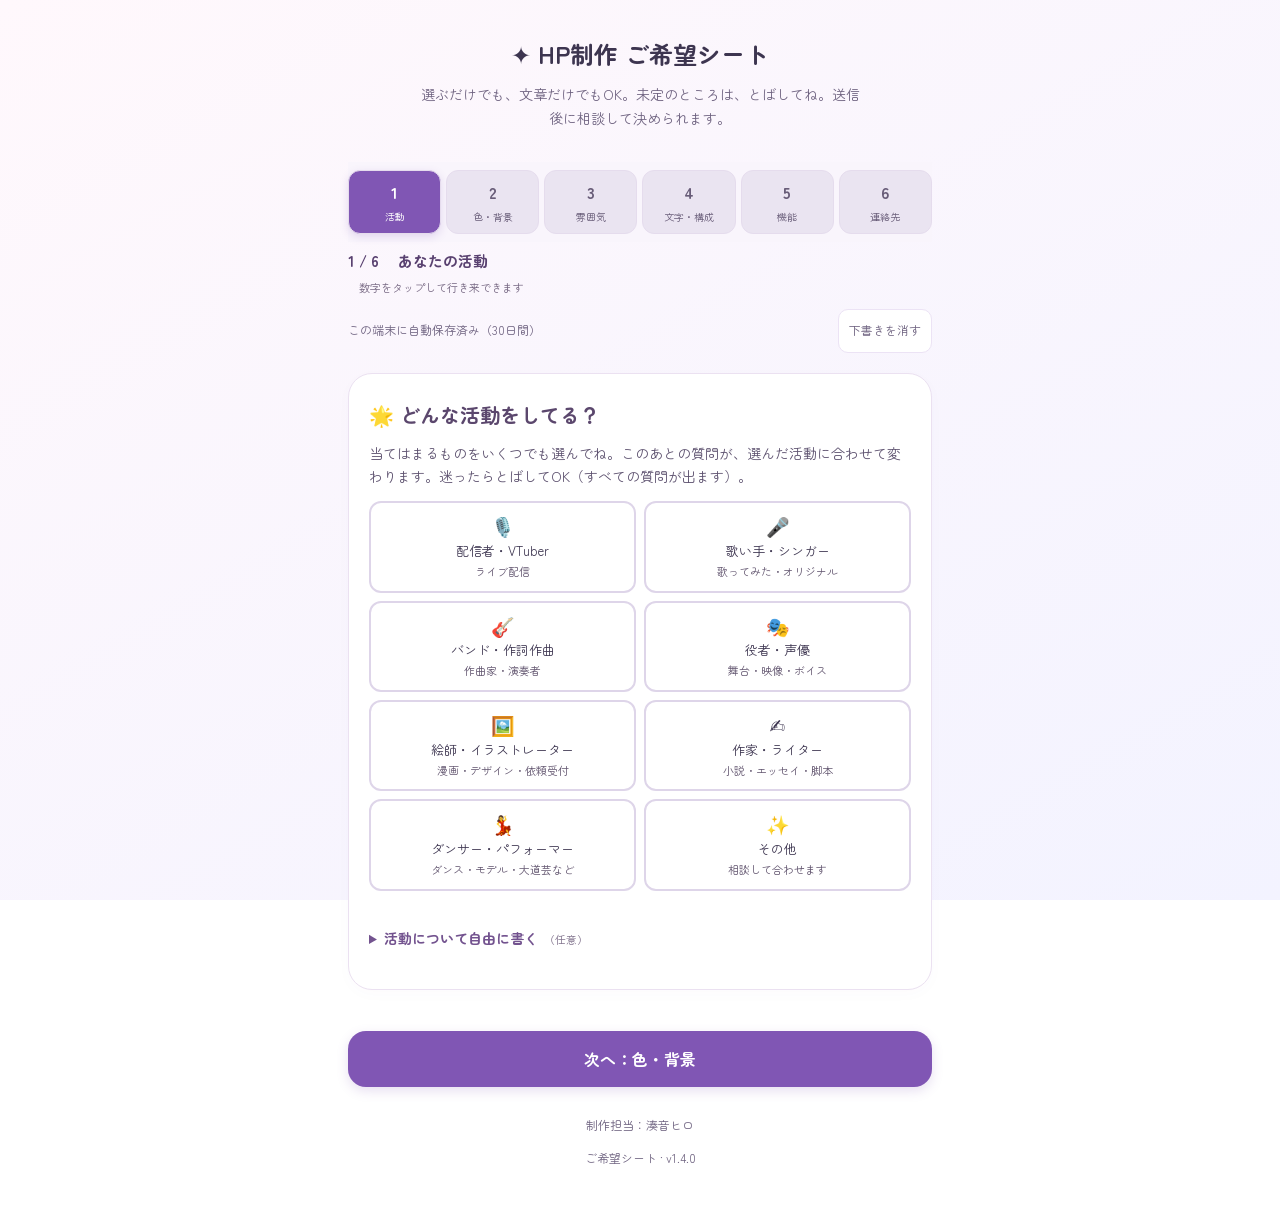
<file: index.html>
<!doctype html>
<html lang="ja">
<head>
<meta charset="utf-8">
<meta name="viewport" content="width=device-width,initial-scale=1,viewport-fit=cover">
<title>HP制作 ご希望シート</title>
<meta name="description" content="ホームページ制作の希望（色・モチーフ・文字・機能）を選んで伝えられるシート">
<meta name="theme-color" content="#f6a8c8">
<link rel="manifest" href="manifest.json">
<link rel="icon" href="icon-192.png?v=1.3.6">
<link rel="apple-touch-icon" href="apple-touch-icon.png?v=1.3.6">
<meta name="apple-mobile-web-app-capable" content="yes">
<meta name="mobile-web-app-capable" content="yes">
<meta name="apple-mobile-web-app-title" content="ご希望シート">
<meta name="apple-mobile-web-app-status-bar-style" content="default">
<meta property="og:title" content="HP制作 ご希望シート">
<meta property="og:description" content="選択肢と自由記述でHP制作の希望を伝えられます。未定の項目は送信後に相談できます。">
<meta property="og:image" content="icon-512.png">
<link href="https://fonts.googleapis.com/css2?family=Zen+Maru+Gothic:wght@500;700&family=Yomogi&family=Shippori+Mincho:wght@600&family=Mochiy+Pop+One&family=M+PLUS+1p:wght@500;800&display=swap" rel="stylesheet">
<style>
:root{
  --bg:#fbf8fd; --card:#fff; --ink:#3d3550; --sub:#8a7f9c;
  --accent:#a77ee8; --line:#ece3f5; --err:#e0607e;
}
*{box-sizing:border-box}
body{margin:0;background:var(--bg);color:var(--ink);font-family:"Zen Maru Gothic",sans-serif;line-height:1.7}
.wrap{max-width:560px;margin:0 auto;padding:20px 16px 80px}
header{text-align:center;margin-bottom:14px}
h1{font-size:21px;margin:4px 0 2px}
header p{color:var(--sub);font-size:13px;margin:0}

/* ===== live preview ===== */
.pvbox{position:sticky;top:0;z-index:5;background:var(--bg);padding:8px 0 10px;margin:0 -16px 6px;padding-left:16px;padding-right:16px}
.pvlabel{display:flex;justify-content:space-between;align-items:center;font-size:12px;color:var(--sub);margin-bottom:4px}
.pvlabel button{background:none;border:none;color:var(--sub);font:inherit;font-size:12px;cursor:pointer;padding:2px 4px}
#pv{--c1:#f6a8c8;--c2:#ffffff;--c3:#c3a2ee;--pf:"Zen Maru Gothic";
  border-radius:18px;overflow:hidden;box-shadow:0 6px 22px rgba(120,90,170,.15);
  font-family:var(--pf),sans-serif;position:relative;transition:height .3s}
#pv.mini .pvbody{display:none}
.pvtop{position:relative;padding:18px 16px 16px;text-align:center;color:var(--pink-ink,#fff);overflow:hidden}
.pvtop .bgl{position:absolute;inset:0;z-index:0}
.pvtop>*:not(.bgl){position:relative;z-index:1}
.pvicon{width:54px;height:54px;border-radius:50%;margin:0 auto 6px;background:var(--c2);border:3px solid #fff;display:grid;place-items:center;font-size:24px;box-shadow:0 2px 8px rgba(0,0,0,.1)}
.pvname{font-size:20px;font-weight:700;line-height:1.3;text-shadow:0 1px 6px rgba(0,0,0,.15);word-break:break-all}
.pvsub{font-size:11px;opacity:.9}
.floaty{position:absolute;font-size:16px;opacity:.85;animation:fl 4s ease-in-out infinite;z-index:1}
@keyframes fl{50%{transform:translateY(-5px) rotate(8deg)}}
.pvbody{background:var(--c2);padding:12px;display:grid;gap:8px}
.pvbody.cards{grid-template-columns:1fr 1fr}
.pvbody.tabs{grid-template-columns:1fr}
.pvtabs{display:none;gap:4px}
.pvbody.tabs .pvtabs{display:flex}
.pvtabs span{flex:1;text-align:center;font-size:10px;padding:4px;border-radius:8px;background:color-mix(in srgb,var(--c1) 25%,#fff);color:var(--ink)}
.pvtabs span:first-child{background:var(--c1);color:#fff}
.pvcard{background:#fff;border-radius:12px;padding:8px 10px;font-size:11px;color:#4a4458;border:2px solid color-mix(in srgb,var(--c1) 45%,#fff)}
.pvcard b{display:block;font-size:12px;color:color-mix(in srgb,var(--c3) 75%,#000)}
.pvbtn{background:var(--c3);color:#fff;border-radius:999px;text-align:center;padding:7px;font-size:12px;font-weight:700}
.pvbody.cards .pvbtn{grid-column:1/-1}

/* ===== form ===== */
.steps{display:flex;gap:6px;justify-content:center;margin:4px 0 12px}
.steps span{width:28px;height:5px;border-radius:3px;background:var(--line);transition:.3s}
.steps span.on{background:var(--accent)}
.card{background:var(--card);border-radius:20px;padding:20px 16px;box-shadow:0 4px 20px rgba(150,110,200,.07);margin-bottom:14px}
.card h2{font-size:16px;margin:0 0 4px}
.card .lead{color:var(--sub);font-size:12px;margin:0 0 12px}
label.q{display:block;font-weight:700;font-size:14px;margin:18px 0 6px}
.card>label.q:first-of-type{margin-top:6px}
.req{color:var(--err);font-size:11px;margin-left:4px}
.hint{color:var(--sub);font-size:12px;margin:-2px 0 8px}
input[type=text],input[type=url],input[type=date],textarea,select{
  width:100%;padding:11px 12px;border:1.5px solid var(--line);border-radius:12px;font:inherit;font-size:16px;background:#fff;color:var(--ink)}
input:focus,textarea:focus,select:focus{outline:none;border-color:var(--accent)}
textarea{min-height:84px;resize:vertical}
.chips{display:flex;flex-wrap:wrap;gap:7px}
.chips label{cursor:pointer}
.chips input{display:none}
.chips span{display:inline-block;padding:6px 12px;border:1.5px solid var(--line);border-radius:999px;font-size:13px;background:#fff;transition:.15s;user-select:none}
.chips input:checked+span{background:var(--accent);border-color:var(--accent);color:#fff}

.sw{display:grid;grid-template-columns:repeat(6,1fr);gap:8px}
.sw button{aspect-ratio:1;border-radius:50%;border:3px solid #fff;box-shadow:0 0 0 1.5px var(--line);cursor:pointer;position:relative;padding:0}
.sw button .no{position:absolute;inset:0;display:grid;place-items:center;font-size:12px;font-weight:700;color:#fff;text-shadow:0 0 3px rgba(0,0,0,.5)}
.sw button.sel{box-shadow:0 0 0 3px var(--accent)}
.picked{display:flex;gap:8px;margin-top:12px;align-items:stretch}
.picked div{flex:1;border-radius:12px;border:1.5px dashed var(--line);padding:6px;text-align:center;font-size:11px;color:var(--sub);display:flex;flex-direction:column;align-items:center;gap:4px}
.picked i{width:28px;height:28px;border-radius:50%;display:block;border:1.5px solid var(--line)}
.picked input[type=color]{width:34px;height:28px;border:none;background:none;padding:0;cursor:pointer}
.row{display:flex;gap:8px;align-items:center}
.mini-btn{flex:none;padding:7px 12px;border-radius:10px;border:1.5px solid var(--line);background:#fff;font:inherit;font-size:12px;color:var(--sub);cursor:pointer}

.motifs{display:grid;grid-template-columns:repeat(4,1fr);gap:7px}
.motifs label{cursor:pointer}
.motifs input{display:none}
.motifs span{display:flex;flex-direction:column;align-items:center;padding:8px 2px;border:1.5px solid var(--line);border-radius:12px;font-size:11px;background:#fff;user-select:none}
.motifs span b{font-size:22px;line-height:1.2}
.motifs input:checked+span{border-color:var(--accent);background:color-mix(in srgb,var(--accent) 12%,#fff)}

.opts{display:grid;grid-template-columns:1fr 1fr;gap:8px}
.opts label{cursor:pointer}
.opts input{display:none}
.opts span{display:block;border:1.5px solid var(--line);border-radius:12px;padding:10px;text-align:center;background:#fff;font-size:13px}
.opts span em{display:block;font-style:normal;font-size:19px;line-height:1.4;color:var(--ink)}
.opts span small{display:block;color:var(--sub);font-size:11px}
.opts input:checked+span{border-color:var(--accent);box-shadow:0 0 0 1.5px var(--accent)}
.thumb{height:34px;border-radius:8px;margin-bottom:6px;border:1px solid var(--line)}

.feat{display:grid;gap:7px}
.feat label{display:flex;gap:10px;align-items:flex-start;padding:10px 12px;border:1.5px solid var(--line);border-radius:12px;cursor:pointer;font-size:14px}
.feat input{margin-top:5px;accent-color:var(--accent)}
.feat small{display:block;color:var(--sub);font-size:12px}

.nav{display:flex;gap:10px}
.nav button,.big-btn{flex:1;padding:14px;border:none;border-radius:14px;font:inherit;font-weight:700;font-size:15px;cursor:pointer}
.primary{background:var(--accent);color:#fff}
.ghost{background:#fff;color:var(--sub);border:1.5px solid var(--line)!important}
button:disabled{opacity:.5}
.err{color:var(--err);font-size:13px;min-height:1.2em;margin:4px 0}
.page{display:none}.page.on{display:block;animation:in .25s}
@keyframes in{from{opacity:0;transform:translateY(6px)}to{opacity:1}}
.confirm dl{margin:0;font-size:14px}
.confirm dt{color:var(--sub);font-size:12px;margin-top:10px}
.confirm dd{margin:0;white-space:pre-wrap;word-break:break-all}
.done{text-align:center}
.done .em{font-size:44px}
#splash{position:fixed;inset:0;z-index:50;display:grid;place-items:center;background:linear-gradient(160deg,#f6a8c8,#a77ee8);color:#fff;text-align:center;transition:opacity .5s}
#splash.out{opacity:0;pointer-events:none}
#splash .s{font-size:56px;animation:tw 1.2s ease-in-out infinite}
#splash p{margin:6px 0 0;font-weight:700;letter-spacing:.1em}
@keyframes tw{50%{transform:scale(1.2) rotate(15deg)}}
@media (prefers-reduced-motion:reduce){#splash .s,.floaty{animation:none}}
.copybox{text-align:left;background:var(--bg);border-radius:12px;padding:12px;font-size:12px;white-space:pre-wrap;max-height:220px;overflow:auto;margin:12px 0}
</style>
<link rel="stylesheet" href="app.css?v=1.3.6">
<style>
/* v1.4.0: 6 steps and activity-type groups */
.steps{grid-template-columns:repeat(6,minmax(0,1fr))}.steps button{font-size:10px;padding-left:1px;padding-right:1px}
.feat-group{margin-top:16px}.feat-group h4{font-size:14px;margin:0 0 6px;color:#5b476d}.opts span small{font-size:11px}
#types{margin-top:6px}
</style>
</head>
<body>
<div id="splash"><div><div class="s">✦</div><p>ご希望シート</p></div></div>
<div class="wrap">
  <header>
    <h1>✦ HP制作 ご希望シート</h1>
    <p>選ぶだけでも、文章だけでもOK。未定のところは、とばしてね。送信後に相談して決められます。</p>
  </header>

  <nav class="steps" id="steps" aria-label="入力ステップ"><button type="button" data-step="0" aria-label="1 あなたの活動へ移動"><b>1</b>活動</button><button type="button" data-step="1" aria-label="2 色・背景へ移動"><b>2</b>色・背景</button><button type="button" data-step="2" aria-label="3 雰囲気へ移動"><b>3</b>雰囲気</button><button type="button" data-step="3" aria-label="4 文字・構成へ移動"><b>4</b>文字・構成</button><button type="button" data-step="4" aria-label="5 機能へ移動"><b>5</b>機能</button><button type="button" data-step="5" aria-label="6 連絡先へ移動"><b>6</b>連絡先</button></nav>

  <p id="stepLabel" class="hint" aria-live="polite">1 / 6　あなたの活動</p>
  <div class="save-row"><small id="saveState" role="status">この端末に自動保存します</small><button type="button" class="mini-btn" id="clearDraft">下書きを消す</button></div>
  <form id="f" novalidate>
  <div class="honeypot" aria-hidden="true"><label>Website<input name="website" tabindex="-1" autocomplete="off"></label></div>
    <!-- 0 活動タイプ -->
    <div class="page on">
      <div class="card">
        <h2>🌟 どんな活動をしてる？</h2>
        <p class="lead">当てはまるものをいくつでも選んでね。このあとの質問が、選んだ活動に合わせて変わります。迷ったらとばしてOK（すべての質問が出ます）。</p>
        <div class="opts" id="types">
          <label><input type="checkbox" name="activity_type" value="配信者・VTuber" data-k="streamer"><span><em>🎙️</em>配信者・VTuber<small>ライブ配信</small></span></label>
          <label><input type="checkbox" name="activity_type" value="歌い手・シンガー" data-k="singer"><span><em>🎤</em>歌い手・シンガー<small>歌ってみた・オリジナル</small></span></label>
          <label><input type="checkbox" name="activity_type" value="バンド・作詞作曲" data-k="musician"><span><em>🎸</em>バンド・作詞作曲<small>作曲家・演奏者</small></span></label>
          <label><input type="checkbox" name="activity_type" value="役者・声優" data-k="actor"><span><em>🎭</em>役者・声優<small>舞台・映像・ボイス</small></span></label>
          <label><input type="checkbox" name="activity_type" value="絵師・イラストレーター" data-k="artist"><span><em>🖼️</em>絵師・イラストレーター<small>漫画・デザイン・依頼受付</small></span></label>
          <label><input type="checkbox" name="activity_type" value="作家・ライター" data-k="writer"><span><em>✍️</em>作家・ライター<small>小説・エッセイ・脚本</small></span></label>
          <label><input type="checkbox" name="activity_type" value="ダンサー・パフォーマー" data-k="performer"><span><em>💃</em>ダンサー・パフォーマー<small>ダンス・モデル・大道芸など</small></span></label>
          <label><input type="checkbox" name="activity_type" value="その他" data-k="other"><span><em>✨</em>その他<small>相談して合わせます</small></span></label>
        </div>
<details class="free-field"><summary>活動について自由に書く</summary><label class="sr-only" for="field-activity_other">活動について自由に書く</label><textarea name="activity_other" id="field-activity_other" maxlength="1500" placeholder="例：VTuberのモデルを描いています。ときどき配信もしています。"></textarea></details>
      </div>
    </div>

    <!-- 1 色 -->
    <div class="page">
      <div class="card">
        <h2>🎨 どんな色が好き？</h2>
        <p class="lead">いちばん使いたい色から、3色まで選べるよ。決まっていなければ、そのまま次へ。</p>
        <div class="sw" id="sw"></div>
        <div class="picked" id="picked"></div>
        <div class="row" style="margin-top:10px">
          <span class="hint" style="margin:0;flex:1">パレットにない色は「＋自分で選ぶ」で指定できます</span>
          <button type="button" class="mini-btn" id="clearColor">リセット</button>
        </div>
<details class="free-field"><summary>色の希望を文章で伝える</summary><label class="sr-only" for="field-color_notes">色の希望を文章で伝える</label><textarea name="color_notes" id="field-color_notes" maxlength="3000" placeholder="例：青を中心に、白と銀を少し。濃すぎない色合いが好きです。"></textarea></details>
        <label class="q">背景の感じ</label>
        <div class="opts" id="bgopts">
          <label><input type="radio" name="bg" value="グラデーション"><span><div class="thumb" style="background:linear-gradient(135deg,#f6a8c8,#c3a2ee)"></div>グラデーション</span></label>
          <label><input type="radio" name="bg" value="単色"><span><div class="thumb" style="background:#f6a8c8"></div>単色</span></label>
          <label><input type="radio" name="bg" value="ドット"><span><div class="thumb" style="background:#f6a8c8 radial-gradient(#fff6 2px,transparent 2.5px) 0 0/12px 12px"></div>ドット</span></label>
          <label><input type="radio" name="bg" value="チェック"><span><div class="thumb" style="background:repeating-conic-gradient(#f6a8c8 0 25%,#f9c6dc 0 50%) 0 0/14px 14px"></div>チェック</span></label>
          <label><input type="radio" name="bg" value="ストライプ"><span><div class="thumb" style="background:repeating-linear-gradient(45deg,#f6a8c8 0 6px,#f9c6dc 6px 12px)"></div>ストライプ</span></label>
          <label><input type="radio" name="bg" value="夜空"><span><div class="thumb" style="background:radial-gradient(#fff 1px,transparent 1.5px) 0 0/10px 10px,linear-gradient(#2c2550,#5a4b8f)"></div>夜空・キラキラ</span></label>
        </div>
<details class="free-field"><summary>背景の希望を文章で伝える</summary><label class="sr-only" for="field-bg_notes">背景の希望を文章で伝える</label><textarea name="bg_notes" id="field-bg_notes" maxlength="3000" placeholder="例：水彩のような背景。夜空だけど暗くなりすぎない感じ。"></textarea></details>
        <label class="q" for="field-ng_color">使ってほしくない色</label>
        <input type="text" maxlength="300" name="ng_color" id="field-ng_color" placeholder="例：赤は苦手">
      </div>
    </div>

    <!-- 2 モチーフ・雰囲気 -->
    <div class="page">
      <div class="card">
        <h2>🧸 どんな雰囲気にしたい？</h2>
        <label class="q">雰囲気（いくつでも）</label>
        <div class="chips" id="moods">
          <label><input type="checkbox" name="mood" value="かわいい"><span>かわいい</span></label>
          <label><input type="checkbox" name="mood" value="ゆめかわ"><span>ゆめかわ</span></label>
          <label><input type="checkbox" name="mood" value="天使界隈"><span>天使界隈</span></label>
          <label><input type="checkbox" name="mood" value="地雷系"><span>地雷系</span></label>
          <label><input type="checkbox" name="mood" value="量産型"><span>量産型</span></label>
          <label><input type="checkbox" name="mood" value="ポップ"><span>ポップ</span></label>
          <label><input type="checkbox" name="mood" value="ナチュラル"><span>ナチュラル</span></label>
          <label><input type="checkbox" name="mood" value="クール"><span>クール</span></label>
          <label><input type="checkbox" name="mood" value="大人っぽい"><span>大人っぽい</span></label>
          <label><input type="checkbox" name="mood" value="和風"><span>和風</span></label>
          <label><input type="checkbox" name="mood" value="レトロ"><span>レトロ</span></label>
          <label><input type="checkbox" name="mood" value="シンプル"><span>シンプル</span></label>
        </div>
<details class="free-field"><summary>雰囲気の希望を文章で伝える</summary><label class="sr-only" for="field-mood_notes">雰囲気の希望を文章で伝える</label><textarea name="mood_notes" id="field-mood_notes" maxlength="3000" placeholder="例：かわいいけれど子どもっぽすぎない、落ち着いた雰囲気。"></textarea></details>
        <label class="q">入れたいモチーフ（いくつでも）</label>
        <div class="motifs" id="motifs"></div>
        <label class="q" for="field-motif_other">モチーフ・好きなものを自由に書く<span class="optional">任意</span></label>
        <p class="hint">推し・好きな食べ物・口ぐせなど、なんでも</p>
        <textarea name="motif_other" id="field-motif_other" maxlength="3000" placeholder="例：海とクラゲ。星や月も少し入れたい。キャラクターは使わない。"></textarea>
        <label class="q" for="field-ng_motif">使ってほしくないモチーフ</label>
        <input type="text" maxlength="300" name="ng_motif" id="field-ng_motif" placeholder="例：ハートはなし">
      </div>
    </div>

    <!-- 3 文字・レイアウト -->
    <div class="page">
      <div class="card">
        <h2>🔤 文字やページの感じは？</h2>
        <label class="q">文字の感じ</label>
        <div class="opts">
          <label><input type="radio" name="font" value="まるもじ" data-ff="Zen Maru Gothic"><span><em style="font-family:'Zen Maru Gothic'">あいうえお</em>まるもじ</span></label>
          <label><input type="radio" name="font" value="手書き風" data-ff="Yomogi"><span><em style="font-family:Yomogi">あいうえお</em>手書き風</span></label>
          <label><input type="radio" name="font" value="ぽってり" data-ff="Mochiy Pop One"><span><em style="font-family:'Mochiy Pop One'">あいうえお</em>ぽってり</span></label>
          <label><input type="radio" name="font" value="上品（明朝）" data-ff="Shippori Mincho"><span><em style="font-family:'Shippori Mincho'">あいうえお</em>上品（明朝）</span></label>
          <label><input type="radio" name="font" value="すっきり" data-ff="M PLUS 1p"><span><em style="font-family:'M PLUS 1p'">あいうえお</em>すっきり</span></label>
          <label><input type="radio" name="font" value="おまかせ" data-ff="Zen Maru Gothic"><span><em>？</em>おまかせ</span></label>
        </div>
<details class="free-field"><summary>文字の希望を文章で伝える</summary><label class="sr-only" for="field-font_notes">文字の希望を文章で伝える</label><textarea name="font_notes" id="field-font_notes" maxlength="3000" placeholder="例：細めで読みやすい文字。タイトルだけ手書き風にしたい。"></textarea></details>
        <label class="q">ページのつくり</label>
        <div class="opts">
          <label><input type="radio" name="layout" value="縦に長い1ページ" data-l=""><span><em>📜</em>縦に長い1ページ<small>スクロールで全部見られる</small></span></label>
          <label><input type="radio" name="layout" value="タブで切り替え" data-l="tabs"><span><em>🗂️</em>タブで切り替え<small>アプリっぽい</small></span></label>
          <label><input type="radio" name="layout" value="カードを並べる" data-l="cards"><span><em>🧩</em>カードを並べる<small>見たい所をタップ</small></span></label>
          <label><input type="radio" name="layout" value="おまかせ" data-l=""><span><em>？</em>おまかせ</span></label>
        </div>
<details class="free-field"><summary>ページ構成の希望を文章で伝える</summary><label class="sr-only" for="field-layout_notes">ページ構成の希望を文章で伝える</label><textarea name="layout_notes" id="field-layout_notes" maxlength="3000" placeholder="例：最初に大きなイラスト、次にプロフィール。SNSのリンクは下にまとめたい。"></textarea></details>
        <label class="q" for="field-reference">参考にしたいサイト・画像</label>
        <textarea maxlength="3000" name="reference" id="field-reference" placeholder="例：参考サイトのURLと、好きな配色・写真の配置・文字の雰囲気など"></textarea>
      </div>
    </div>

    <!-- 4 機能 -->
    <div class="page">
      <div class="card">
        <h2>✨ HPでやりたいこと</h2><p class="hint">目的 → 機能 → 更新の順に、必要なところだけ開いてね。すべて任意です。</p>
        <p class="hint" id="typeBadge"></p>
        <details class="free-field request-purpose"><summary>HPでいちばん伝えたいこと</summary><p class="hint">いちばん大事にしたいことを1つ選んでね。文章だけでもOK。</p><div class="feat">
          <label data-for="all"><input type="radio" name="site_goal" value="活動を知ってほしい"><div>活動を知ってほしい</div></label>
          <label data-for="artist"><input type="radio" name="site_goal" value="作品を見てほしい"><div>作品を見てほしい</div></label>
          <label data-for="artist writer musician singer"><input type="radio" name="site_goal" value="作品・グッズを買ってほしい"><div>作品・グッズを買ってほしい</div></label>
          <label data-for="artist writer actor performer"><input type="radio" name="site_goal" value="依頼・問い合わせを増やしたい"><div>依頼・問い合わせを増やしたい</div></label>
          <label data-for="actor performer"><input type="radio" name="site_goal" value="出演・オーディションの依頼がほしい"><div>出演・オーディションの依頼がほしい</div></label>
          <label data-for="writer"><input type="radio" name="site_goal" value="作品を読んでほしい"><div>作品を読んでほしい</div></label>
          <label data-for="singer musician"><input type="radio" name="site_goal" value="曲を聴いてほしい"><div>曲を聴いてほしい</div></label>
          <label data-for="streamer"><input type="radio" name="site_goal" value="配信を見てほしい"><div>配信を見てほしい</div></label>
          <label data-for="singer musician actor performer streamer"><input type="radio" name="site_goal" value="ライブ・イベントに来てほしい"><div>ライブ・イベントに来てほしい</div></label>
          <label data-for="all"><input type="radio" name="site_goal" value="未定・相談して決めたい"><div>未定・相談して決めたい</div></label>
        </div><label for="field-site_goal_other">目的や想いを自由に書く</label><textarea name="site_goal_other" id="field-site_goal_other" maxlength="3000" placeholder="例：まず作品を見てもらいたい。活動の雰囲気も伝わるHPにしたい。"></textarea></details>

        <details class="free-field request-features"><summary>載せたい機能</summary><p class="hint">選んだ機能は制作の希望です。対応方法は、送信後に相談して決めます。</p>
        <div class="feat-group"><h4>基本</h4><div class="feat">
          <label data-for="all"><input type="checkbox" name="features" value="プロフィール・SNSリンク"><div>プロフィール・SNSリンク<small>基本セット</small></div></label>
          <label data-for="all"><input type="checkbox" name="features" value="お知らせ・ニュース"><div>お知らせ・ニュース<small>更新情報を載せる場所</small></div></label>
          <label data-for="all"><input type="checkbox" name="features" value="お問い合わせフォーム"><div>お問い合わせフォーム<small>連絡を受け取れる窓口</small></div></label>
          <label data-for="all"><input type="checkbox" name="features" value="Xポスト掲載"><div>Xのポストを載せる</div></label>
          <label data-for="all"><input type="checkbox" name="features" value="アプリ化＋オープニング"><div>アプリ化＋オープニング演出<small>ホーム画面にアイコンで置ける</small></div></label>
        </div></div>
        <div class="feat-group"><h4>🎙️ 配信</h4><div class="feat">
          <label data-for="streamer"><input type="checkbox" name="features" value="今週の配信予定"><div>今週の配信予定<small>配信日時やお知らせを載せたい</small></div></label>
          <label data-for="streamer"><input type="checkbox" name="features" value="配信アーカイブ・ハイライト"><div>配信アーカイブ・ハイライト<small>過去の配信・切り抜き・名場面</small></div></label>
          <label data-for="streamer singer"><input type="checkbox" name="features" value="歌える曲リスト＋リクエスト"><div>歌える曲リスト＋リクエスト箱</div></label>
          <label data-for="streamer singer performer"><input type="checkbox" name="features" value="匿名メッセージ"><div>匿名メッセージ<small>マシュマロみたいな質問箱</small></div></label>
          <label data-for="streamer"><input type="checkbox" name="features" value="おみくじ・スタンプカード"><div>おみくじ・スタンプカード<small>リスナーが毎日遊べる</small></div></label>
        </div></div>
        <div class="feat-group"><h4>🎵 音楽</h4><div class="feat">
          <label data-for="singer musician"><input type="checkbox" name="features" value="楽曲・作品紹介"><div>楽曲・作品を紹介したい<small>ジャケット画像・曲の紹介・制作クレジットなど</small></div></label>
          <label data-for="singer musician"><input type="checkbox" name="features" value="MV・歌唱動画"><div>MV・歌唱動画を載せたい<small>YouTubeの埋め込みや動画へのリンク</small></div></label>
          <label data-for="singer musician"><input type="checkbox" name="features" value="音楽配信サービスへのリンク"><div>曲を聴ける場所をまとめたい<small>Spotify・Apple Musicなどへのリンク</small></div></label>
          <label data-for="singer musician"><input type="checkbox" name="features" value="歌詞・楽曲の制作背景"><div>歌詞や曲に込めた想いを載せたい<small>自分の作品の歌詞・制作背景など</small></div></label>
        </div></div>
        <div class="feat-group"><h4>🎭 演技・声</h4><div class="feat">
          <label data-for="actor"><input type="checkbox" name="features" value="出演歴・経歴一覧"><div>出演歴・経歴一覧<small>舞台・映像・テレビ・ボイス・ナレーションなど</small></div></label>
          <label data-for="actor performer"><input type="checkbox" name="features" value="出演PR動画"><div>出演PR動画（デモリール）<small>作品や演技の動画クリップ</small></div></label>
          <label data-for="actor"><input type="checkbox" name="features" value="ボイスサンプル"><div>ボイスサンプル<small>タイプ別の短いボイスデモ</small></div></label>
          <label data-for="actor performer"><input type="checkbox" name="features" value="宣材写真"><div>宣材写真<small>キャスティングや取材用の写真</small></div></label>
          <label data-for="actor performer"><input type="checkbox" name="features" value="オーディション・キャスティング窓口"><div>オーディション・キャスティング窓口<small>関係者が連絡しやすい窓口</small></div></label>
        </div></div>
        <div class="feat-group"><h4>🖼️ 絵・イラスト</h4><div class="feat">
          <label data-for="artist"><input type="checkbox" name="features" value="イラストギャラリー・ポートフォリオ"><div>イラストギャラリー・ポートフォリオ<small>作品を整理して見やすく並べる</small></div></label>
          <label data-for="artist"><input type="checkbox" name="features" value="作品ごとのキャプション・クレジット"><div>作品ごとのキャプション・クレジット<small>タイトル・制作日・使用ツール・依頼主クレジットなど</small></div></label>
          <label data-for="artist"><input type="checkbox" name="features" value="カテゴリ別の作品一覧"><div>カテゴリ別の作品一覧<small>ファンアート・オリジナル・依頼作品・漫画など</small></div></label>
          <label data-for="artist"><input type="checkbox" name="features" value="依頼の受付状況"><div>依頼の受付状況（募集中・停止中）<small>空き枠・締切・混雑状況</small></div></label>
          <label data-for="artist"><input type="checkbox" name="features" value="料金表"><div>料金表<small>種類・サイズ・オプション別の料金</small></div></label>
          <label data-for="artist"><input type="checkbox" name="features" value="依頼フォーム・連絡先"><div>依頼フォーム・連絡先<small>依頼を送ってもらう窓口</small></div></label>
          <label data-for="artist"><input type="checkbox" name="features" value="利用規約・二次利用ルール"><div>利用規約・二次利用ルール<small>依頼者やファンが使える範囲・禁止事項</small></div></label>
          <label data-for="artist"><input type="checkbox" name="features" value="依頼の流れ・FAQ"><div>依頼の流れ・よくある質問<small>注文・支払い・納品の流れ</small></div></label>
          <label data-for="artist"><input type="checkbox" name="features" value="制作過程・メイキング"><div>制作過程・メイキング<small>ラフ・タイムラプス・裏話など</small></div></label>
          <label data-for="artist"><input type="checkbox" name="features" value="閲覧注意作品の年齢確認"><div>閲覧注意作品の年齢確認<small>センシティブな作品の前に確認画面を出す</small></div></label>
          <label data-for="artist"><input type="checkbox" name="features" value="無料配布"><div>無料配布<small>アイコン・壁紙・フリー素材など</small></div></label>
          <label data-for="artist"><input type="checkbox" name="features" value="イベント・頒布情報"><div>イベント・頒布情報<small>即売会・スペース番号・新刊やグッズ情報</small></div></label>
        </div></div>
        <div class="feat-group"><h4>✍️ 執筆</h4><div class="feat">
          <label data-for="writer"><input type="checkbox" name="features" value="作品一覧（あらすじ付き）"><div>作品一覧（あらすじ付き）<small>書籍・小説・シリーズを短い紹介付きで</small></div></label>
          <label data-for="writer"><input type="checkbox" name="features" value="試し読み・サンプル"><div>試し読み・サンプル<small>買う前に読んでもらえる冒頭部分など</small></div></label>
          <label data-for="writer"><input type="checkbox" name="features" value="メルマガ・更新通知の登録"><div>メルマガ・更新通知の登録<small>読者に更新を届ける登録窓口</small></div></label>
        </div></div>
        <div class="feat-group"><h4>📅 ライブ・依頼・販売</h4><div class="feat">
          <label data-for="singer musician actor performer streamer"><input type="checkbox" name="features" value="ライブ・イベント予定"><div>ライブ・イベント予定を載せたい<small>日時・会場・出演情報・過去のライブなど</small></div></label>
          <label data-for="singer musician actor performer"><input type="checkbox" name="features" value="チケット・予約ページへのリンク"><div>チケット・予約ページへ案内したい<small>利用している外部の予約・販売ページへのリンク</small></div></label>
          <label data-for="singer musician actor performer"><input type="checkbox" name="features" value="活動写真・ライブ写真"><div>活動写真・ライブ写真を見せたい<small>アーティスト写真やライブのギャラリー</small></div></label>
          <label data-for="singer musician actor performer writer"><input type="checkbox" name="features" value="出演・制作依頼の窓口"><div>出演・制作依頼を受け付けたい<small>出演・歌唱・作詞作曲・執筆などの相談窓口</small></div></label>
          <label data-for="artist writer musician singer streamer performer actor"><input type="checkbox" name="features" value="ショップ・販売ページへのリンク"><div>ショップ・販売ページへのリンク<small>BOOTH・Skeb・BASE・書店ページなど</small></div></label>
        </div></div>
        <label class="q" for="field-features_other">必要な機能・使い方を自由に書く<span class="optional">任意</span></label>
        <textarea maxlength="3000" name="features_other" id="field-features_other" placeholder="例：新作をトップに。作品ごとに説明を開けるようにして、お知らせから問い合わせフォームへ進めるようにしたい。"></textarea></details>
        <details class="free-field request-updates"><summary>公開後、自分で更新したいもの</summary><p class="hint">いくつでも選べます。未定なら空欄でOK。更新をお任せしたい場合も、下に書いてね。</p><div class="feat">
          <label data-for="all"><input type="checkbox" name="update_items" value="お知らせ"><div>お知らせ</div></label>
          <label data-for="all"><input type="checkbox" name="update_items" value="写真・プロフィール"><div>写真・プロフィール</div></label>
          <label data-for="all"><input type="checkbox" name="update_items" value="SNS・リンク"><div>SNS・リンク</div></label>
          <label data-for="streamer"><input type="checkbox" name="update_items" value="配信予定"><div>配信予定</div></label>
          <label data-for="singer musician actor performer streamer"><input type="checkbox" name="update_items" value="ライブ・イベント予定"><div>ライブ・イベント予定</div></label>
          <label data-for="singer musician"><input type="checkbox" name="update_items" value="楽曲・作品"><div>楽曲・作品</div></label>
          <label data-for="actor writer performer"><input type="checkbox" name="update_items" value="出演歴・作品"><div>出演歴・作品</div></label>
          <label data-for="artist"><input type="checkbox" name="update_items" value="イラスト・ギャラリー"><div>イラスト・ギャラリー</div></label>
          <label data-for="artist"><input type="checkbox" name="update_items" value="依頼の受付状況の更新"><div>依頼の受付状況</div></label>
          <label data-for="artist writer musician singer"><input type="checkbox" name="update_items" value="ショップ・グッズ情報"><div>ショップ・グッズ情報</div></label>
        </div><label for="field-update_other">更新の希望を自由に書く</label><textarea name="update_other" id="field-update_other" maxlength="3000" placeholder="例：ギャラリーと予定はスマホから自分で更新したい。ほかは更新をお願いしたい。"></textarea></details>
      </div>
    </div>

    <!-- 5 あなたについて -->
    <div class="page">
      <div class="card">
        <h2>💌 最後に、あなたのこと</h2>
        <label class="q" for="field-name">活動名<span class="req">必須</span></label>
        <input type="text" maxlength="100" name="name" id="field-name" required placeholder="活動で使っているお名前を入力">
        <label class="q" for="field-contact">連絡先（XのID など）<span class="req">必須</span></label>
        <input type="text" maxlength="300" name="contact" id="field-contact" required placeholder="@xxxx">
        <label class="q">活動している場所</label>
        <div class="chips">
          <label data-for="all"><input type="checkbox" name="platform" value="X"><span>X</span></label>
          <label data-for="all"><input type="checkbox" name="platform" value="Instagram"><span>Instagram</span></label>
          <label data-for="all"><input type="checkbox" name="platform" value="YouTube"><span>YouTube</span></label>
          <label data-for="all"><input type="checkbox" name="platform" value="TikTok"><span>TikTok</span></label>
          <label data-for="all"><input type="checkbox" name="platform" value="Bluesky"><span>Bluesky</span></label>
          <label data-for="streamer singer"><input type="checkbox" name="platform" value="Mirrativ"><span>Mirrativ</span></label>
          <label data-for="streamer"><input type="checkbox" name="platform" value="IRIAM"><span>IRIAM</span></label>
          <label data-for="streamer"><input type="checkbox" name="platform" value="Twitch"><span>Twitch</span></label>
          <label data-for="streamer singer"><input type="checkbox" name="platform" value="ツイキャス"><span>ツイキャス</span></label>
          <label data-for="streamer singer"><input type="checkbox" name="platform" value="ColorSing"><span>ColorSing</span></label>
          <label data-for="singer musician"><input type="checkbox" name="platform" value="音楽配信サービス"><span>音楽配信サービス</span></label>
          <label data-for="singer musician actor performer streamer"><input type="checkbox" name="platform" value="ライブ・イベント"><span>ライブ・イベント</span></label>
          <label data-for="artist writer"><input type="checkbox" name="platform" value="pixiv"><span>pixiv</span></label>
          <label data-for="artist writer"><input type="checkbox" name="platform" value="BOOTH・Skeb"><span>BOOTH・Skeb</span></label>
          <label data-for="artist writer"><input type="checkbox" name="platform" value="FANBOX・Patreon・Ko-fi"><span>FANBOX・Patreon・Ko-fi</span></label>
          <label data-for="writer"><input type="checkbox" name="platform" value="小説投稿サイト・note"><span>小説投稿サイト・note</span></label>
          <label data-for="actor performer"><input type="checkbox" name="platform" value="事務所・所属ページ"><span>事務所・所属ページ</span></label>
          <label data-for="all"><input type="checkbox" name="platform" value="その他"><span>その他</span></label>
        </div>
<details class="free-field"><summary>活動場所を自由に書く</summary><label class="sr-only" for="field-platform_other">活動場所を自由に書く</label><textarea name="platform_other" id="field-platform_other" maxlength="3000" placeholder="例：ツイキャスとYouTube。今後はライブ活動もしたい。"></textarea></details>
        <label class="q" for="field-agency">事務所・グループ</label>
        <input type="text" maxlength="300" name="agency" id="field-agency" placeholder="個人なら空欄でOK">
        <label class="q" for="field-profile_url">今あるプロフィールページ</label>
        <input type="url" maxlength="2000" name="profile_url" id="field-profile_url" placeholder="ピクページ・lit.link など">
        <label class="q" for="field-deadline">いつ頃までにほしい？</label>
        <select name="deadline" id="field-deadline">
          <option value="">特になし</option><option>1週間以内</option><option>2週間以内</option><option>1か月以内</option><option>日付を指定</option>
        </select>
        <input type="date" name="deadline_date" aria-label="希望の日付" style="margin-top:8px;display:none">
<details class="free-field"><summary>希望時期・スケジュールを自由に書く</summary><label class="sr-only" for="field-deadline_other">希望時期・スケジュールを自由に書く</label><textarea name="deadline_other" id="field-deadline_other" maxlength="3000" placeholder="例：来月のイベントまでに。急ぎではないので相談して決めたい。"></textarea></details>
        <label class="q">写真・ロゴ・アイコン・立ち絵などの素材</label>
        <div class="chips">
          <label><input type="radio" name="assets" value="ある（あとで送る）"><span>ある（あとで送る）</span></label>
          <label><input type="radio" name="assets" value="まだない"><span>まだない</span></label>
        </div>
<details class="free-field"><summary>使いたい素材・画像について自由に書く</summary><label class="sr-only" for="field-assets_other">使いたい素材・画像について自由に書く</label><textarea name="assets_other" id="field-assets_other" maxlength="3000" placeholder="例：アーティスト写真とジャケット画像はあります。ロゴは相談したい。素材はあとで送ります。"></textarea></details>
        <label class="q" for="field-message">メッセージ・相談したいこと</label>
        <textarea maxlength="3000" name="message" id="field-message"></textarea>
      </div>
      <div class="card"><h2>個人情報の取り扱い</h2><p class="hint">活動名・連絡先・ご希望は、HP制作の相談・ご連絡と制作対応に使用します。回答は管理者のみが閲覧します。カード番号やパスワードなどは記入しないでください。不要になった回答は制作担当者に削除を依頼できます。</p><p class="hint">入力途中の内容は、この端末に30日間保存されます。共用端末では「下書きを消す」をご利用ください。</p><label class="consent"><input type="checkbox" name="consent" required value="yes">個人情報の取り扱いに同意する<span class="req">必須</span></label></div>
      </div>
    <div class="page review-page">
      <div class="card confirm" id="confirm"></div>
      <details class="pvbox" id="previewDetails" hidden>
    <summary>選択内容の参考プレビューを見る</summary>
    <p class="text-preview-notice" hidden>文章で伝える内容は、そのまま制作担当者に届きます。自由記述からイメージを自動生成する機能はありません。</p>
    <div id="pv">
      <div class="pvtop"><div class="bgl" id="pvbg"></div>
        <div class="pvicon" id="pvicon">🙂</div>
        <div class="pvname" id="pvname">あなたの名前</div>
        <div class="pvsub" id="pvsub">official site</div>
      </div>
      <div class="pvbody" id="pvbody">
        <div class="pvtabs"><span>ホーム</span><span>予定</span><span>歌</span><span>メッセージ</span></div>
        <div class="pvcard"><b>プロフィール</b>はじめまして！</div>
        <div class="pvcard"><b>今週の配信</b>月・水・金 22:00〜</div>
        <div class="pvbtn">メッセージを送る</div>
      </div>
    </div>
  </details>
    </div>

    <div class="err" id="err" role="alert" aria-live="polite"></div>
    <div class="nav">
      <button type="button" class="ghost" id="back" style="display:none">もどる</button>
      <button type="button" class="primary" id="next">つぎへ</button>
    </div>
  </form>

  <div class="card done" id="done" style="display:none">
    <div class="em">💌</div>
    <h2 id="doneTitle">送信しました！</h2>
    <p id="doneText" style="font-size:14px;margin:4px 0">ご希望ありがとうございます。内容を見てご連絡します。</p>
    <div class="copybox" id="copybox"></div>
    <button type="button" class="big-btn primary" id="copyBtn" style="width:100%">内容をコピー</button>
    <button type="button" class="big-btn ghost" id="downloadBtn" style="width:100%;margin-top:8px">控えをダウンロード</button>
  </div>
  <footer><p>制作担当：湊音ヒロ</p><p>ご希望シート · v1.4.0</p></footer>
</div>

<script src="config.js"></script>
<script>
// 公開用設定。秘密鍵は含めない。
const SUPABASE_URL = HP_CONFIG.url;
const SUPABASE_ANON_KEY = HP_CONFIG.key;
// ▲

const PALETTE = [
  ["ピンク","#f6a8c8"],["さくら","#fcd5e3"],["赤","#e8546b"],["オレンジ","#f7a65e"],["黄色","#f7dc7c"],["クリーム","#fbf1d6"],
  ["ミント","#9fe0c6"],["緑","#7cc58f"],["水色","#9ad4f2"],["青","#5b8be0"],["ラベンダー","#d9c8f5"],["紫","#a77ee8"],
  ["白","#ffffff"],["グレー","#bdb8c6"],["黒","#2f2a3a"],["ベージュ","#e8d3b9"],["ブラウン","#9a6e55"],["ゴールド","#d9b25f"]
];
const MOTIFS = [
  ["⭐","星"],["🌙","月"],["☁️","雲"],["🌈","にじ"],["🎀","リボン"],["👼","天使・羽"],["🦋","ちょうちょ"],["🌸","花"],
  ["🍓","いちご"],["🍰","スイーツ"],["🐰","うさぎ"],["🐱","ねこ"],["🐶","いぬ"],["🧸","くま"],["🎵","音符"],["💎","宝石"],
  ["🌊","海"],["🍀","クローバー"],["👑","王冠"],["🫧","しゃぼん玉"]
];

const $ = id => document.getElementById(id);
const f = $("f");
let colors = [];          // [{name,hex}]

// ---- color palette ----
$("sw").innerHTML = PALETTE.map(([n,h],i) =>
  `<button type="button" data-i="${i}" title="${n}" aria-label="${n}" style="--swatch:${h}"><span class="no"></span><span class="color-name">${n}</span></button>`).join("");
$("sw").onclick = e => {
  const b = e.target.closest("button"); if (!b) return;
  const [name,hex] = PALETTE[b.dataset.i];
  const at = colors.findIndex(c => c.hex === hex);
  if (at >= 0) colors.splice(at,1);
  else if (colors.length < 3) colors.push({name,hex});
  else { $("saveState").textContent = "色は3色まで。選んだ色をもう一度タップすると外せます"; return; }
  renderColors();
};
$("clearColor").onclick = () => { colors = []; renderColors(); };

function renderColors(){
  document.querySelectorAll("#sw button").forEach(b => {
    const at = colors.findIndex(c => c.hex === PALETTE[b.dataset.i][1]);
    b.classList.toggle("sel", at >= 0);
    b.querySelector(".no").textContent = at >= 0 ? at + 1 : "";
    b.querySelector(".no").style.color = ink(PALETTE[b.dataset.i][1]);
    b.setAttribute("aria-pressed",at>=0);
  });
  const names = ["1番目の色","2番目の色","3番目の色"];
  $("picked").innerHTML = names.map((n,i) => {
    const c = colors[i];
    return c
      ? `<div><i style="background:${c.hex}"></i>${n}<br>${c.name}</div>`
      : `<div>${n}<label style="cursor:pointer;display:flex;flex-direction:column;align-items:center">＋自分で選ぶ<input type="color" data-slot="${i}" value="#cccccc"></label></div>`;
  }).join("");
  $("picked").querySelectorAll("input[type=color]").forEach(inp => {
    inp.onchange = () => {
      const slot = Math.min(+inp.dataset.slot, colors.length);
      colors[slot] = {name:"指定色 " + inp.value, hex:inp.value};
      renderColors();
    };
  });
  updatePreview();
  if (typeof saveDraft === "function") saveDraft();
}

// ---- motifs ----
$("motifs").innerHTML = MOTIFS.map(([e,n]) =>
  `<label><input type="checkbox" name="motif" value="${n}" data-e="${e}"><span><b>${e}</b>${n}</span></label>`).join("");

// ---- preview ----
function lum(hex){ return [1,3,5].map(i=>parseInt(hex.slice(i,i+2),16)/255).map(v=>v<=.04045?v/12.92:((v+.055)/1.055)**2.4).reduce((a,v,i)=>a+v*[.2126,.7152,.0722][i],0); }
function ink(hex){return lum(hex)>.179?"#262033":"#ffffff";}
function mix(hex, w){ // mix with white
  const n = parseInt(hex.slice(1),16), r=n>>16,g=n>>8&255,b=n&255;
  const m = v => Math.round(v + (255-v)*w);
  return `rgb(${m(r)},${m(g)},${m(b)})`;
}
function updatePreview(){
  const pv = $("pv");
  const textOnly=!hasChoices();
  
  document.querySelector(".text-preview-notice").hidden=false;
  document.querySelector(".text-preview-notice").textContent=textOnly?"文章で書いた希望をそのまま送信します。自由記述からプレビューを自動生成する機能はありません。":"プレビューは選択肢を反映した参考イメージです。自由記述の希望は自動反映されませんが、文章のまま送信されます。";
  $("previewDetails").hidden=textOnly || cur!==6;
  const c1 = colors[0]?.hex || "#f6a8c8";
  const c3 = colors[2]?.hex || colors[1]?.hex || "#c3a2ee";
  const c2 = colors[1] ? mix(colors[1].hex, .75) : mix(c1, .85);
  pv.style.setProperty("--c1", c1);
  pv.style.setProperty("--c2", c2);
  pv.style.setProperty("--c3", c3);
  const light = mix(c1,.45);
  const bg = f.bg.value;
  const BG = {
    "グラデーション": `linear-gradient(135deg,${c1},${c3})`,
    "単色": c1,
    "ドット": `radial-gradient(#ffffff88 2.5px,transparent 3px) 0 0/16px 16px, ${c1}`,
    "チェック": `repeating-conic-gradient(${c1} 0 25%, ${light} 0 50%) 0 0/22px 22px`,
    "ストライプ": `repeating-linear-gradient(45deg,${c1} 0 9px,${light} 9px 18px)`,
    "夜空": `radial-gradient(#fff 1px,transparent 1.6px) 0 0/18px 18px, radial-gradient(#fff9 1px,transparent 1.5px) 9px 9px/18px 18px, linear-gradient(#262046, ${c1})`
  };
  $("pvbg").style.background = BG[bg] || BG["グラデーション"];
  const dark = bg === "夜空" || (bg !== "グラデーション" ? lum(c1) < .6 : (lum(c1)+lum(c3))/2 < .6);
  $("pvname").style.color = $("pvsub").style.color = dark ? "#fff" : "#3d3550";
  $("pvname").style.textShadow = dark ? "" : "0 1px 0 #fff8";

  // font & layout
  const fo = f.querySelector('input[name=font]:checked');
  pv.style.setProperty("--pf", `"${fo?.dataset.ff || "Zen Maru Gothic"}"`);
  const lo = f.querySelector('input[name=layout]:checked');
  $("pvbody").className = "pvbody " + (lo?.dataset.l || "");

  // name
  $("pvname").textContent = f.elements.namedItem("name").value.trim() || "あなたの名前";

  document.querySelector(".pvbtn").style.color = ink(c3);
  const firstTab=document.querySelector(".pvtabs span");if(firstTab)firstTab.style.color=ink(c1);
  const moods = [...f.querySelectorAll('input[name=mood]:checked')].map(x=>x.value);
  $("pvsub").textContent = moods.length ? moods.join(" · ") : "official site";
  const fs = [...f.querySelectorAll('input[name=features]:checked')].map(x=>x.value);
  $("pvbody").querySelectorAll(".pvcard").forEach(x=>x.remove());
  for(const label of fs){const el=document.createElement("div");el.className="pvcard";el.textContent=label;$("pvbody").insertBefore(el,$("pvbody").querySelector(".pvbtn"));}
  const bt=$("pvbody").querySelector(".pvbtn");bt.hidden=!fs.includes("匿名メッセージ");bt.textContent="メッセージを送る";
  $("pvbody").querySelector(".pvtabs").innerHTML=fs.map(x=>`<span>${esc(x.split("＋")[0])}</span>`).join("");
  // motifs floating
  pv.querySelectorAll(".floaty").forEach(x => x.remove());
  const ems = [...f.querySelectorAll('input[name=motif]:checked')].map(x => x.dataset.e);
  $("pvicon").textContent = ems[0] || "🙂";
  const spots = [[6,8],[84,10],[12,62],[80,60],[44,4],[90,36],[2,36]];
  ems.slice(0,7).forEach((e,i) => {
    const s = document.createElement("span");
    s.className = "floaty"; s.textContent = e;
    s.style.left = spots[i][0] + "%"; s.style.top = spots[i][1] + "%";
    s.style.animationDelay = (i*.5) + "s";
    pv.querySelector(".pvtop").appendChild(s);
  });
}
f.addEventListener("input", updatePreview);
f.addEventListener("change", updatePreview);
// ---- steps ----
const pages = [...document.querySelectorAll(".page")];
const dots = [...document.querySelectorAll("#steps button")];
const next = $("next"), back = $("back"), err = $("err");
dots.forEach((b,i)=>b.onclick=()=>{if(!sending && i!==cur){resetReview();show(i);}});
let cur = 0;

f.deadline.addEventListener("change", e => {
  f.deadline_date.style.display = e.target.value === "日付を指定" ? "block" : "none";
});

const MULTI = ["platform","mood","motif","features","update_items","activity_type"];
function hasChoices(){return colors.length>0 || !!f.querySelector('input[name=bg]:checked,input[name=font]:checked,input[name=layout]:checked,input[name=mood]:checked,input[name=motif]:checked,input[name=features]:checked,input[name=platform]:checked,input[name=assets]:checked,input[name=site_goal]:checked,input[name=update_items]:checked,input[name=activity_type]:checked') || !!f.deadline.value;}
function collect(){
  const fd = new FormData(f), o = {};
  const hid = new Set([...f.querySelectorAll("[hidden] input:checked")].map(x => x.name + "\u0000" + x.value));
  for (const k of new Set(fd.keys())) {
    const v = fd.getAll(k).filter(x => x !== "" && !hid.has(k + "\u0000" + x));
    o[k] = MULTI.includes(k) ? v : (v[0] || "");
  }
  o.colors = colors.map((c,i) => `${["1番目","2番目","3番目"][i]}：${c.name}（${c.hex}）`);
  if (o.deadline === "日付を指定") o.deadline = o.deadline_date || "日付未入力";
  delete o.deadline_date;
  delete o.website;
  o.input_mode=hasChoices()?"選択肢と文章":"文章だけ";
  if(!o.colors.length)delete o.colors;
  return o;
}

const LABELS = {activity_type:"活動タイプ",activity_other:"活動について（自由記述）",site_goal:"HPでいちばん伝えたいこと",site_goal_other:"HPの目的・想い（自由記述）",update_items:"自分で更新したいもの",update_other:"更新の希望（自由記述）",input_mode:"希望の伝え方",color_notes:"色の希望（自由記述）",bg_notes:"背景の希望（自由記述）",mood_notes:"雰囲気（自由記述）",font_notes:"文字（自由記述）",layout_notes:"ページ構成（自由記述）",platform_other:"活動場所（自由記述）",deadline_other:"希望時期（自由記述）",assets_other:"素材（自由記述）",name:"活動名",contact:"連絡先",platform:"活動場所",agency:"事務所",profile_url:"プロフィールページ",
  colors:"色",bg:"背景",ng_color:"NGの色",mood:"雰囲気",motif:"モチーフ",motif_other:"ほかのモチーフ",ng_motif:"NGモチーフ",
  font:"文字",layout:"つくり",reference:"参考",features:"ほしい機能",features_other:"ほかにほしいもの",
  deadline:"希望時期",assets:"素材",message:"メッセージ"};
const esc = s => String(s).replace(/[&<>"']/g, c => ({"&":"&amp;","<":"&lt;",">":"&gt;",'"':"&quot;","'":"&#39;"}[c]));
function toPayload(o){
  // 送信APIが受け付ける項目は固定のため、活動タイプは既存の項目にまとめて送る。
  const p = {...o}, types = p.activity_type || [];
  delete p.activity_type; delete p.activity_other;
  p.input_mode = ((p.input_mode || "") + (types.length ? " | 活動タイプ: " + types.join("、") : "")).slice(0, 290);
  if (o.activity_other) p.message = ("活動（自由記述）：" + o.activity_other + (p.message ? "\n\n" + p.message : "")).slice(0, 3000);
  return p;
}
function applyTypes(){
  const sel = new Set([...f.querySelectorAll("input[name=activity_type]:checked")].map(x => x.dataset.k)); sel.delete("other");
  document.querySelectorAll("[data-for]").forEach(el => { const t = el.dataset.for.split(" "); el.hidden = !(sel.size === 0 || t.includes("all") || t.some(k => sel.has(k))); });
  document.querySelectorAll(".feat-group").forEach(g => { g.hidden = !g.querySelector("[data-for]:not([hidden])"); });
  const names = [...f.querySelectorAll("input[name=activity_type]:checked")].filter(x => x.dataset.k !== "other").map(x => x.value);
  $("typeBadge").textContent = names.length ? "選んだ活動に合わせて表示中：" + names.join("、") + "（ステップ1でいつでも変えられます）" : "すべての項目を表示中です。ステップ1で活動を選ぶと、合うものだけに絞れます。";
}
const fmt = v => Array.isArray(v) ? v.join("、") : v;

function asText(o){
  let t = "【HP制作 ご希望シート】\n";
  for (const k in LABELS) if (fmt(o[k])) t += `■${LABELS[k]}\n${fmt(o[k])}\n`;
  return t;
}
function renderConfirm(){
  const o=collect();
  const groups=[['🌟 あなたの活動',['activity_type','activity_other']],['🎨 色・背景',['colors','color_notes','bg','bg_notes','ng_color']],['🧸 雰囲気',['mood','mood_notes','motif','motif_other','ng_motif']],['🔤 文字・構成',['font','font_notes','layout','layout_notes','reference']],['✨ 目的・機能・更新',['site_goal','site_goal_other','features','features_other','update_items','update_other']],['💌 連絡先など',['name','contact','platform','platform_other','agency','profile_url','deadline','deadline_other','assets','assets_other','message']]];
  let h='<h2>💌 この内容で送っていい？</h2><p class="lead">直したいところは「修正」へ。空欄の希望は、あとで相談して決められるよ。</p>';
  groups.forEach(([title,keys],i)=>{const rows=keys.filter(k=>fmt(o[k]));h+=`<section class="review-group"><div class="review-heading"><h3>${title}</h3><button type="button" class="mini-btn" data-edit="${i}" aria-label="${title}を修正">修正</button></div>`+(rows.length?'<dl>'+rows.map(k=>`<dt>${LABELS[k]}</dt><dd>${esc(fmt(o[k]))}</dd>`).join('')+'</dl>':'<p class="hint">まだ決まっていない・あとで相談</p>')+'</section>';});
  h+='<p class="submission-note">これはHP制作の相談を送るフォームです。送信後、制作担当者が希望を確認し、入力した連絡先へご連絡します。内容や対応方法は相談して決めます。</p>';
  $("confirm").innerHTML=h;$("confirm").querySelector("h2").tabIndex=-1;
  $("confirm").querySelectorAll('[data-edit]').forEach(b=>b.onclick=()=>show(+b.dataset.edit));
}

function show(i,move=true){
  pages[cur].classList.remove("on"); cur = i; pages[cur].classList.add("on");
  dots.forEach((d,j) => {d.classList.toggle("on", j <= cur);d.classList.toggle("current",j===Math.min(cur,5));if(j===Math.min(cur,5))d.setAttribute("aria-current","step");else d.removeAttribute("aria-current");});
  back.style.display = cur ? "block" : "none";
  const last = cur === pages.length - 1;
  next.textContent = last ? "この内容で相談を送信する" : cur===5?"送る内容を確認する":`次へ：${["","色・背景","雰囲気","文字・構成","機能","連絡先"][cur+1]}`;
  $("stepLabel").textContent = last?"送信前の確認":`${cur+1} / 6　 ${["あなたの活動","色・背景","モチーフ・雰囲気","文字とつくり","目的・機能・更新","あなたについて"][cur]}`;
  $("stepLabel").classList.toggle("at-review",last);
  $("previewDetails").hidden=true; $("previewDetails").open=false;
  if (last){renderConfirm();$("previewDetails").hidden=!hasChoices();}
  saveDraft();
  err.textContent = "";
  if(!move)return;
  pages[cur].querySelector("h2").focus({preventScroll:true});
  pages[cur].scrollIntoView({block:"start",behavior:matchMedia("(prefers-reduced-motion: reduce)").matches?"instant":"smooth"});
}
function validate(all=false){
  const scope=all?f:pages[cur];
  const bad=[...scope.querySelectorAll("[required],input[type=url]")].find(el=>el.required?(el.type==="checkbox"?!el.checked:!el.value.trim()||!el.checkValidity()):!el.checkValidity());
  if(bad){const pi=pages.findIndex(p=>p.contains(bad));if(pi>=0&&pi!==cur)show(pi);err.textContent=bad.type==="checkbox"?"個人情報の取り扱いへの同意を確認してください":bad.type==="url"?"URLは https:// から入力してください":"必須項目・入力内容を確認してください";bad.focus();return false;}
  if(f.deadline.value==="日付を指定"&&!f.deadline_date.value){if(cur!==5)show(5);err.textContent="希望日付を入力してください";f.deadline_date.focus();return false;}
  return true;
}
let sending=false;
function resetReview(){}
f.addEventListener("input",resetReview); f.addEventListener("change",resetReview);
back.onclick = () => {if(!sending){resetReview();show(cur - 1);}};
next.onclick = async () => {
  if(sending||!validate(cur>=5))return;
  if(cur<pages.length-1)return show(cur+1);
  renderConfirm();
  const o=collect();const payload=toPayload(o);payload.consent=true;
  const body=JSON.stringify(payload);
  if(new TextEncoder().encode(body).length>22000){err.textContent="全体の入力内容が長すぎます。文章を少し短くしてから送信してください。";return;}
  if(pending?.body!==body)pending={id:crypto.randomUUID(),body};
  saveDraft();sending=true;dots.forEach(b=>b.disabled=true);[...f.elements].forEach(el=>el.disabled=true);$("clearDraft").disabled=true;next.disabled=back.disabled=true;next.textContent="送信中…";err.textContent="保存結果を確認しています。しばらくお待ちください";
  const controller=new AbortController(), timeout=setTimeout(()=>controller.abort(),20000);
  try {
    const res=await fetch(SUPABASE_URL+"/functions/v1/hp-request-submit",{method:"POST",headers:{"Content-Type":"application/json",apikey:SUPABASE_ANON_KEY,Authorization:"Bearer "+HP_CONFIG.publicJwt},body:JSON.stringify({id:pending.id,data:payload,website:f.website.value}),signal:controller.signal});
    const result=await res.json();
    if(!res.ok||result.id!==pending.id||!result.created_at)throw new Error(result.error||"保存を確認できませんでした");
    f.hidden=true;f.style.display="none";$("steps").hidden=true;$("stepLabel").hidden=true;$("done").style.display="block";
    $("copybox").textContent=asText(o)+"\n受付番号："+result.id+"\n送信日時："+new Date(result.created_at).toLocaleString("ja-JP");
    $("doneText").textContent="制作のご相談を保存しました。担当者が希望を確認し、入力した連絡先へご連絡します。控えをコピー・ダウンロードできます。";
    try{localStorage.removeItem(DRAFT_KEY);}catch{}pending=null;
    $("saveState").textContent="送信済み（この端末の下書きは削除しました）";scrollTo({top:0,behavior:"smooth"});
  }catch(e){err.textContent=(e.name==="AbortError"?"通信が時間切れになりました。保存済みの可能性があります。同じ内容で再送しても重複しません。":"送信結果を確認できませんでした："+e.message)+" 入力は残っています。接続を確認して再送してください。";}
  finally{clearTimeout(timeout);sending=false;dots.forEach(b=>b.disabled=false);[...f.elements].forEach(el=>el.disabled=false);$("clearDraft").disabled=false;next.disabled=back.disabled=false;next.textContent="この内容で相談を送信する";}
};
$("copyBtn").onclick = async () => {
  const t = $("copybox").textContent;
  try { await navigator.clipboard.writeText(t); }
  catch(e){
    const r = document.createRange(); r.selectNodeContents($("copybox"));
    const s = getSelection(); s.removeAllRanges(); s.addRange(r); if(!document.execCommand("copy")){ $("copyBtn").textContent="内容を長押ししてコピーしてください"; return; }
  }
  $("copyBtn").textContent = "コピーしました ✓";
  setTimeout(() => $("copyBtn").textContent = "内容をコピー", 2000);
};

const DRAFT_KEY="hp_request_draft_v1";
let pending=null, restoring=true;
function saveDraft(){if(restoring||sending)return;try{const fields=[...f.elements].filter(x=>x.name&&x.name!=="website").map(x=>({name:x.name,value:x.value,checked:x.checked,type:x.type}));localStorage.setItem(DRAFT_KEY,JSON.stringify({fields,colors,step:cur,pending,savedAt:Date.now()}));$("saveState").textContent="この端末に自動保存済み（30日間）";}catch{$("saveState").textContent="この端末では自動保存できません。画面を閉じずに入力してください";}}
try{const d=JSON.parse(localStorage.getItem(DRAFT_KEY)||"null");if(d&&Date.now()-d.savedAt<30*86400000){const wasTextOnly=(d.fields||[]).some(v=>v.name==="input_mode"&&v.value==="文章だけ"&&v.checked);if(wasTextOnly)colors=[];for(const v of d.fields||[]){if(wasTextOnly&&["bg","mood","motif","font","layout","features","platform","deadline","deadline_date","assets"].includes(v.name))continue;for(const el of [...f.elements].filter(el=>el.name===v.name)){if(el.type==="checkbox"||el.type==="radio"){if(el.value===v.value)el.checked=!!v.checked;}else el.value=v.value;}}colors=(wasTextOnly?[]:d.colors||[]).filter(c=>/^#[0-9a-f]{6}$/i.test(c.hex)).slice(0,3);pending=d.pending;cur=0;show(Math.max(0,Math.min(6,d.step||0)),false);}else if(d){localStorage.removeItem(DRAFT_KEY);}}catch{}
restoring=false;
f.deadline_date.style.display=f.deadline.value==="日付を指定"?"block":"none";
f.addEventListener("input",saveDraft); f.addEventListener("change",saveDraft);
$("clearDraft").onclick=()=>{if(!confirm("この端末の入力内容を消して、はじめから入力しますか？"))return;try{localStorage.removeItem(DRAFT_KEY);}catch{}location.reload();};
$("downloadBtn").onclick=()=>{const a=document.createElement("a");a.href=URL.createObjectURL(new Blob([$("copybox").textContent],{type:"text/plain;charset=utf-8"}));a.download="HP制作_送信控え.txt";a.click();setTimeout(()=>URL.revokeObjectURL(a.href),1000);};
f.addEventListener("submit",e=>{e.preventDefault();if(!sending)next.click();});
f.querySelectorAll(".page h2").forEach(x=>x.tabIndex=-1);
// Mark selection areas; the text-only mode omits their values without erasing them.
for(const el of f.querySelectorAll(".sw,.picked,.opts,.chips,.motifs,.feat")){
 el.classList.add("choice-area");
 const prev=el.previousElementSibling;if(prev?.matches("label.q"))prev.classList.add("choice-area");
}
$("clearColor").closest(".row").classList.add("choice-area");
$("sw").previousElementSibling.classList.add("choice-area");
for(const name of ["deadline","deadline_date"]){const el=f.elements.namedItem(name);el.classList.add("choice-area");if(el.previousElementSibling?.matches("label.q"))el.previousElementSibling.classList.add("choice-area");}

for(const el of f.querySelectorAll("details.free-field"))el.open=!!el.querySelector("textarea")?.value;
applyTypes();f.addEventListener("change",applyTypes);
renderColors();updatePreview();show(cur,false);

// ---- app (PWA) ----
setTimeout(() => $("splash").classList.add("out"), 900);
setTimeout(() => $("splash").remove(), 1500);
if ("serviceWorker" in navigator) {
  addEventListener("load", () => navigator.serviceWorker.register("sw.js",{updateViaCache:"none"}).then(reg=>reg.update()).catch(() => {}));
}
// Keep optional PWA support without prompting respondents to install.
addEventListener("beforeinstallprompt", e => e.preventDefault());
</script>
</body>
</html>
</file>
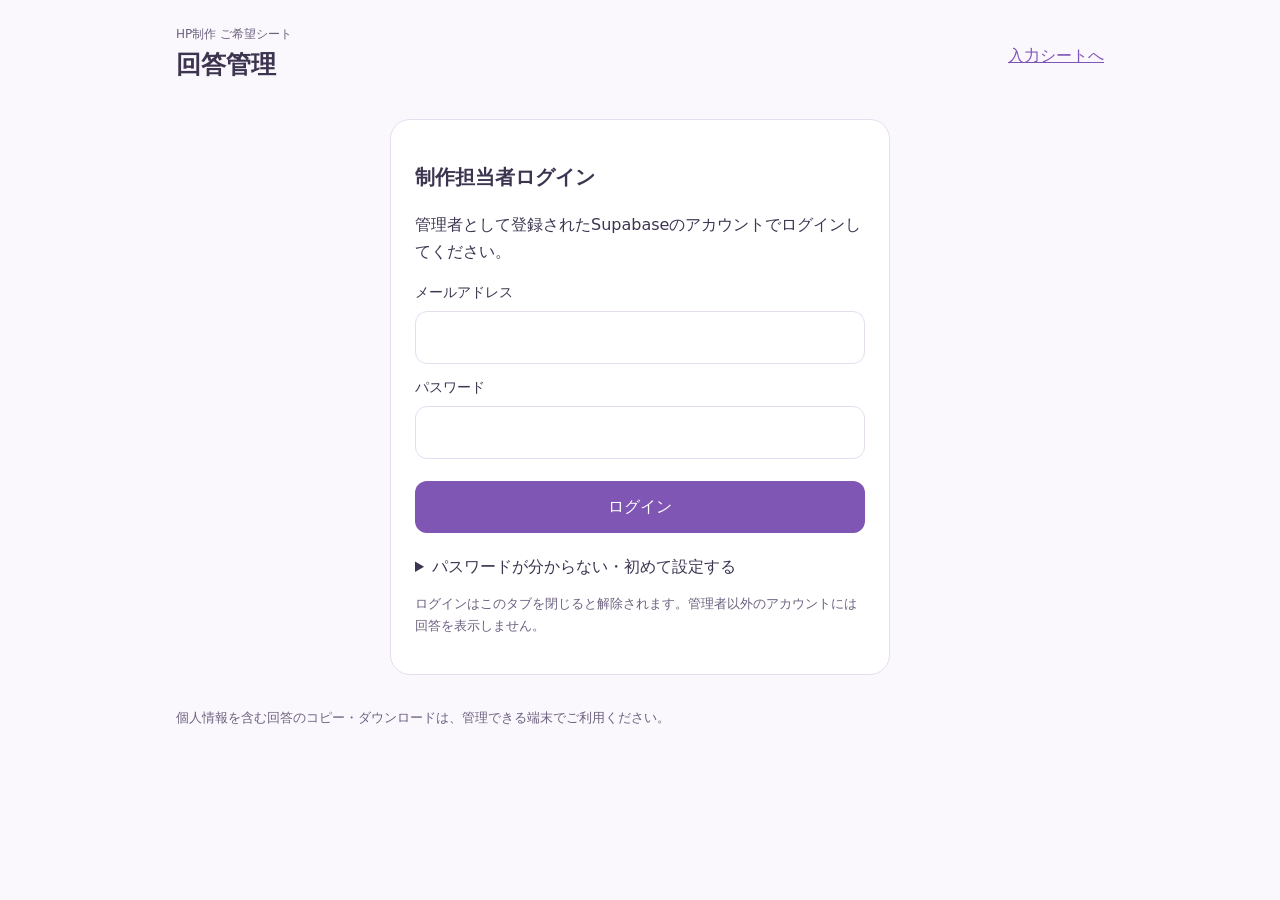
<file: admin.html>
<!doctype html><html lang="ja"><head><meta charset="utf-8"><meta name="viewport" content="width=device-width,initial-scale=1,viewport-fit=cover"><meta name="robots" content="noindex,nofollow"><meta name="theme-color" content="#8056b4"><title>回答管理｜HP制作 ご希望シート</title><link rel="icon" href="admin-icon-192.png"><link rel="apple-touch-icon" sizes="180x180" href="admin-apple-touch-icon.png"><link rel="manifest" href="admin-manifest.json"><meta name="apple-mobile-web-app-capable" content="yes"><meta name="apple-mobile-web-app-title" content="依頼管理"><meta name="apple-mobile-web-app-status-bar-style" content="default"><link rel="stylesheet" href="admin.css"></head><body><main><header><div><p class="eyebrow">HP制作 ご希望シート</p><h1>回答管理</h1></div><a href="./">入力シートへ</a></header><p id="notice" role="status" aria-live="polite"></p><section id="loginPanel" class="card"><h2>制作担当者ログイン</h2><p>管理者として登録されたSupabaseのアカウントでログインしてください。</p><form id="login"><label for="email">メールアドレス</label><input id="email" type="email" required autocomplete="username"><label for="password">パスワード</label><input id="password" type="password" required autocomplete="current-password"><button class="primary" id="loginButton">ログイン</button></form><details style="margin-top:20px"><summary>パスワードが分からない・初めて設定する</summary><form id="recover"><label for="recoveryEmail">管理者のメールアドレス</label><input id="recoveryEmail" type="email" required autocomplete="email"><button type="submit" id="recoverButton" style="margin-top:12px">再設定メールを送る</button></form><p class="hint">届いたメールのリンクから、新しいパスワードを設定してください。</p></details><p class="hint">ログインはこのタブを閉じると解除されます。管理者以外のアカウントには回答を表示しません。</p></section><section id="dashboard" hidden><div class="toolbar"><button id="reload">更新</button><button id="logout">ログアウト</button></div><div class="filters"><label>対応状況<select id="filter"><option value="">すべて</option></select></label><label>読み込んだ回答から検索<input id="search" type="search" placeholder="活動名・連絡先"></label></div><p id="count" class="hint"></p><div id="list"></div><button id="more" hidden>さらに50件読み込む</button><div id="detail" class="card" hidden tabindex="-1"></div></section><footer>個人情報を含む回答のコピー・ダウンロードは、管理できる端末でご利用ください。</footer></main><script src="config.js"></script><script src="admin.js?v=1.4.3"></script></body></html>
</file>
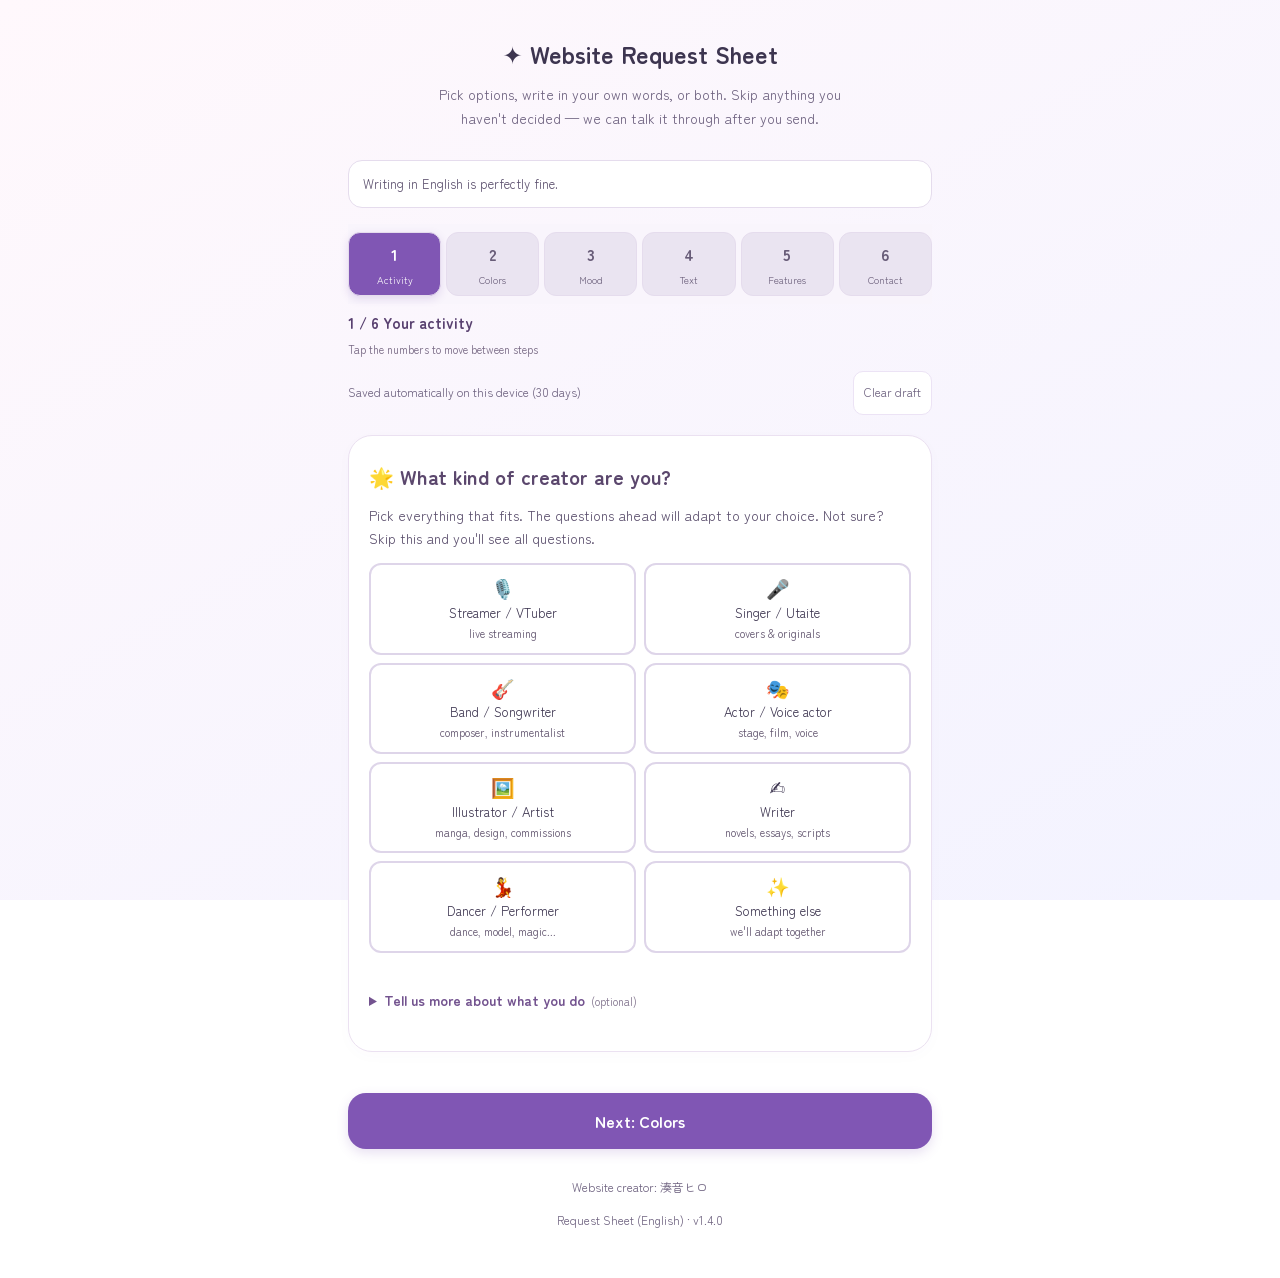
<file: en.html>
<!doctype html>
<html lang="en">
<head>
<meta charset="utf-8">
<meta name="viewport" content="width=device-width,initial-scale=1,viewport-fit=cover">
<title>Website Request Sheet</title>
<meta name="description" content="Tell us what you want for your website: colors, motifs, fonts and features. Choose options, write in your own words, or both.">
<meta name="theme-color" content="#f6a8c8">
<link rel="icon" href="icon-192.png?v=1.3.6">
<link rel="apple-touch-icon" href="apple-touch-icon.png?v=1.3.6">
<meta property="og:title" content="Website Request Sheet">
<meta property="og:description" content="Share your website wishes with options and free text. Anything undecided can be discussed after you send.">
<meta property="og:image" content="icon-512.png">
<link href="https://fonts.googleapis.com/css2?family=Zen+Maru+Gothic:wght@500;700&family=Yomogi&family=Shippori+Mincho:wght@600&family=Mochiy+Pop+One&family=M+PLUS+1p:wght@500;800&display=swap" rel="stylesheet">
<style>
:root{
  --bg:#fbf8fd; --card:#fff; --ink:#3d3550; --sub:#8a7f9c;
  --accent:#a77ee8; --line:#ece3f5; --err:#e0607e;
}
*{box-sizing:border-box}
body{margin:0;background:var(--bg);color:var(--ink);font-family:"Zen Maru Gothic",sans-serif;line-height:1.7}
.wrap{max-width:560px;margin:0 auto;padding:20px 16px 80px}
header{text-align:center;margin-bottom:14px}
h1{font-size:21px;margin:4px 0 2px}
header p{color:var(--sub);font-size:13px;margin:0}

/* ===== live preview ===== */
.pvbox{position:sticky;top:0;z-index:5;background:var(--bg);padding:8px 0 10px;margin:0 -16px 6px;padding-left:16px;padding-right:16px}
.pvlabel{display:flex;justify-content:space-between;align-items:center;font-size:12px;color:var(--sub);margin-bottom:4px}
.pvlabel button{background:none;border:none;color:var(--sub);font:inherit;font-size:12px;cursor:pointer;padding:2px 4px}
#pv{--c1:#f6a8c8;--c2:#ffffff;--c3:#c3a2ee;--pf:"Zen Maru Gothic";
  border-radius:18px;overflow:hidden;box-shadow:0 6px 22px rgba(120,90,170,.15);
  font-family:var(--pf),sans-serif;position:relative;transition:height .3s}
#pv.mini .pvbody{display:none}
.pvtop{position:relative;padding:18px 16px 16px;text-align:center;color:var(--pink-ink,#fff);overflow:hidden}
.pvtop .bgl{position:absolute;inset:0;z-index:0}
.pvtop>*:not(.bgl){position:relative;z-index:1}
.pvicon{width:54px;height:54px;border-radius:50%;margin:0 auto 6px;background:var(--c2);border:3px solid #fff;display:grid;place-items:center;font-size:24px;box-shadow:0 2px 8px rgba(0,0,0,.1)}
.pvname{font-size:20px;font-weight:700;line-height:1.3;text-shadow:0 1px 6px rgba(0,0,0,.15);word-break:break-all}
.pvsub{font-size:11px;opacity:.9}
.floaty{position:absolute;font-size:16px;opacity:.85;animation:fl 4s ease-in-out infinite;z-index:1}
@keyframes fl{50%{transform:translateY(-5px) rotate(8deg)}}
.pvbody{background:var(--c2);padding:12px;display:grid;gap:8px}
.pvbody.cards{grid-template-columns:1fr 1fr}
.pvbody.tabs{grid-template-columns:1fr}
.pvtabs{display:none;gap:4px}
.pvbody.tabs .pvtabs{display:flex}
.pvtabs span{flex:1;text-align:center;font-size:10px;padding:4px;border-radius:8px;background:color-mix(in srgb,var(--c1) 25%,#fff);color:var(--ink)}
.pvtabs span:first-child{background:var(--c1);color:#fff}
.pvcard{background:#fff;border-radius:12px;padding:8px 10px;font-size:11px;color:#4a4458;border:2px solid color-mix(in srgb,var(--c1) 45%,#fff)}
.pvcard b{display:block;font-size:12px;color:color-mix(in srgb,var(--c3) 75%,#000)}
.pvbtn{background:var(--c3);color:#fff;border-radius:999px;text-align:center;padding:7px;font-size:12px;font-weight:700}
.pvbody.cards .pvbtn{grid-column:1/-1}

/* ===== form ===== */
.steps{display:flex;gap:6px;justify-content:center;margin:4px 0 12px}
.steps span{width:28px;height:5px;border-radius:3px;background:var(--line);transition:.3s}
.steps span.on{background:var(--accent)}
.card{background:var(--card);border-radius:20px;padding:20px 16px;box-shadow:0 4px 20px rgba(150,110,200,.07);margin-bottom:14px}
.card h2{font-size:16px;margin:0 0 4px}
.card .lead{color:var(--sub);font-size:12px;margin:0 0 12px}
label.q{display:block;font-weight:700;font-size:14px;margin:18px 0 6px}
.card>label.q:first-of-type{margin-top:6px}
.req{color:var(--err);font-size:11px;margin-left:4px}
.hint{color:var(--sub);font-size:12px;margin:-2px 0 8px}
input[type=text],input[type=url],input[type=date],textarea,select{
  width:100%;padding:11px 12px;border:1.5px solid var(--line);border-radius:12px;font:inherit;font-size:16px;background:#fff;color:var(--ink)}
input:focus,textarea:focus,select:focus{outline:none;border-color:var(--accent)}
textarea{min-height:84px;resize:vertical}
.chips{display:flex;flex-wrap:wrap;gap:7px}
.chips label{cursor:pointer}
.chips input{display:none}
.chips span{display:inline-block;padding:6px 12px;border:1.5px solid var(--line);border-radius:999px;font-size:13px;background:#fff;transition:.15s;user-select:none}
.chips input:checked+span{background:var(--accent);border-color:var(--accent);color:#fff}

.sw{display:grid;grid-template-columns:repeat(6,1fr);gap:8px}
.sw button{aspect-ratio:1;border-radius:50%;border:3px solid #fff;box-shadow:0 0 0 1.5px var(--line);cursor:pointer;position:relative;padding:0}
.sw button .no{position:absolute;inset:0;display:grid;place-items:center;font-size:12px;font-weight:700;color:#fff;text-shadow:0 0 3px rgba(0,0,0,.5)}
.sw button.sel{box-shadow:0 0 0 3px var(--accent)}
.picked{display:flex;gap:8px;margin-top:12px;align-items:stretch}
.picked div{flex:1;border-radius:12px;border:1.5px dashed var(--line);padding:6px;text-align:center;font-size:11px;color:var(--sub);display:flex;flex-direction:column;align-items:center;gap:4px}
.picked i{width:28px;height:28px;border-radius:50%;display:block;border:1.5px solid var(--line)}
.picked input[type=color]{width:34px;height:28px;border:none;background:none;padding:0;cursor:pointer}
.row{display:flex;gap:8px;align-items:center}
.mini-btn{flex:none;padding:7px 12px;border-radius:10px;border:1.5px solid var(--line);background:#fff;font:inherit;font-size:12px;color:var(--sub);cursor:pointer}

.motifs{display:grid;grid-template-columns:repeat(4,1fr);gap:7px}
.motifs label{cursor:pointer}
.motifs input{display:none}
.motifs span{display:flex;flex-direction:column;align-items:center;padding:8px 2px;border:1.5px solid var(--line);border-radius:12px;font-size:11px;background:#fff;user-select:none}
.motifs span b{font-size:22px;line-height:1.2}
.motifs input:checked+span{border-color:var(--accent);background:color-mix(in srgb,var(--accent) 12%,#fff)}

.opts{display:grid;grid-template-columns:1fr 1fr;gap:8px}
.opts label{cursor:pointer}
.opts input{display:none}
.opts span{display:block;border:1.5px solid var(--line);border-radius:12px;padding:10px;text-align:center;background:#fff;font-size:13px}
.opts span em{display:block;font-style:normal;font-size:19px;line-height:1.4;color:var(--ink)}
.opts span small{display:block;color:var(--sub);font-size:11px}
.opts input:checked+span{border-color:var(--accent);box-shadow:0 0 0 1.5px var(--accent)}
.thumb{height:34px;border-radius:8px;margin-bottom:6px;border:1px solid var(--line)}

.feat{display:grid;gap:7px}
.feat label{display:flex;gap:10px;align-items:flex-start;padding:10px 12px;border:1.5px solid var(--line);border-radius:12px;cursor:pointer;font-size:14px}
.feat input{margin-top:5px;accent-color:var(--accent)}
.feat small{display:block;color:var(--sub);font-size:12px}

.nav{display:flex;gap:10px}
.nav button,.big-btn{flex:1;padding:14px;border:none;border-radius:14px;font:inherit;font-weight:700;font-size:15px;cursor:pointer}
.primary{background:var(--accent);color:#fff}
.ghost{background:#fff;color:var(--sub);border:1.5px solid var(--line)!important}
button:disabled{opacity:.5}
.err{color:var(--err);font-size:13px;min-height:1.2em;margin:4px 0}
.page{display:none}.page.on{display:block;animation:in .25s}
@keyframes in{from{opacity:0;transform:translateY(6px)}to{opacity:1}}
.confirm dl{margin:0;font-size:14px}
.confirm dt{color:var(--sub);font-size:12px;margin-top:10px}
.confirm dd{margin:0;white-space:pre-wrap;word-break:break-all}
.done{text-align:center}
.done .em{font-size:44px}
#splash{position:fixed;inset:0;z-index:50;display:grid;place-items:center;background:linear-gradient(160deg,#f6a8c8,#a77ee8);color:#fff;text-align:center;transition:opacity .5s}
#splash.out{opacity:0;pointer-events:none}
#splash .s{font-size:56px;animation:tw 1.2s ease-in-out infinite}
#splash p{margin:6px 0 0;font-weight:700;letter-spacing:.1em}
@keyframes tw{50%{transform:scale(1.2) rotate(15deg)}}
@media (prefers-reduced-motion:reduce){#splash .s,.floaty{animation:none}}
.copybox{text-align:left;background:var(--bg);border-radius:12px;padding:12px;font-size:12px;white-space:pre-wrap;max-height:220px;overflow:auto;margin:12px 0}
</style>
<link rel="stylesheet" href="app.css?v=1.3.6">
<style>
/* English overrides for text that app.css generates in Japanese */
.free-field summary::after{content:'(optional)'}
#stepLabel::after{content:"Tap the numbers to move between steps"}
.confirm.reviewing::before{content:'Please check before sending'}
.steps{grid-template-columns:repeat(6,minmax(0,1fr))}.steps button{font-size:10px}
.feat-group{margin-top:16px}.feat-group h4{font-size:14px;margin:0 0 6px;color:#5b476d}.opts span small{font-size:11px}
#types{margin-top:6px}
.lang-note{font-size:13px;line-height:1.7;padding:12px 14px;background:#fff;border:1px solid #e5dced;border-radius:14px;margin:0 0 12px;color:#5c506e}
</style>
</head>
<body>
<div id="splash"><div><div class="s">✦</div><p>Request Sheet</p></div></div>
<div class="wrap">
  <header>
    <h1>✦ Website Request Sheet</h1>
    <p>Pick options, write in your own words, or both. Skip anything you haven't decided &mdash; we can talk it through after you send.</p>
  </header>
  <p class="lang-note">Writing in English is perfectly fine.</p>

  <nav class="steps" id="steps" aria-label="Form steps"><button type="button" data-step="0" aria-label="Go to step 1: Your activity"><b>1</b>Activity</button><button type="button" data-step="1" aria-label="Go to step 2: Colors"><b>2</b>Colors</button><button type="button" data-step="2" aria-label="Go to step 3: Mood"><b>3</b>Mood</button><button type="button" data-step="3" aria-label="Go to step 4: Text &amp; layout"><b>4</b>Text</button><button type="button" data-step="4" aria-label="Go to step 5: Features"><b>5</b>Features</button><button type="button" data-step="5" aria-label="Go to step 6: Contact"><b>6</b>Contact</button></nav>

  <p id="stepLabel" class="hint" aria-live="polite">1 / 6 &nbsp;Your activity</p>
  <div class="save-row"><small id="saveState" role="status">Your answers are saved automatically on this device</small><button type="button" class="mini-btn" id="clearDraft">Clear draft</button></div>
  <form id="f" novalidate>
  <div class="honeypot" aria-hidden="true"><label>Website<input name="website" tabindex="-1" autocomplete="off"></label></div>
    <!-- 0 Activity type -->
    <div class="page on">
      <div class="card">
        <h2>🌟 What kind of creator are you?</h2>
        <p class="lead">Pick everything that fits. The questions ahead will adapt to your choice. Not sure? Skip this and you'll see all questions.</p>
        <div class="opts" id="types">
          <label><input type="checkbox" name="activity_type" value="Streamer / VTuber" data-k="streamer"><span><em>🎙️</em>Streamer / VTuber<small>live streaming</small></span></label>
          <label><input type="checkbox" name="activity_type" value="Singer / Utaite" data-k="singer"><span><em>🎤</em>Singer / Utaite<small>covers &amp; originals</small></span></label>
          <label><input type="checkbox" name="activity_type" value="Band / Songwriter" data-k="musician"><span><em>🎸</em>Band / Songwriter<small>composer, instrumentalist</small></span></label>
          <label><input type="checkbox" name="activity_type" value="Actor / Voice actor" data-k="actor"><span><em>🎭</em>Actor / Voice actor<small>stage, film, voice</small></span></label>
          <label><input type="checkbox" name="activity_type" value="Illustrator / Artist" data-k="artist"><span><em>🖼️</em>Illustrator / Artist<small>manga, design, commissions</small></span></label>
          <label><input type="checkbox" name="activity_type" value="Writer" data-k="writer"><span><em>✍️</em>Writer<small>novels, essays, scripts</small></span></label>
          <label><input type="checkbox" name="activity_type" value="Dancer / Performer" data-k="performer"><span><em>💃</em>Dancer / Performer<small>dance, model, magic...</small></span></label>
          <label><input type="checkbox" name="activity_type" value="Something else" data-k="other"><span><em>✨</em>Something else<small>we'll adapt together</small></span></label>
        </div>
<details class="free-field"><summary>Tell us more about what you do</summary><label class="sr-only" for="field-activity_other">Tell us more about what you do</label><textarea name="activity_other" id="field-activity_other" maxlength="1500" placeholder="e.g. I draw VTuber models and do commissions. I also stream drawing sessions sometimes."></textarea></details>
      </div>
    </div>

    <!-- 1 Colors -->
    <div class="page">
      <div class="card">
        <h2>🎨 What colors do you like?</h2>
        <p class="lead">Pick up to 3 colors, starting with your favorite. If you haven't decided, just go to the next step.</p>
        <div class="sw" id="sw"></div>
        <div class="picked" id="picked"></div>
        <div class="row" style="margin-top:10px">
          <span class="hint" style="margin:0;flex:1">Not in the palette? Use "+ Pick your own" to choose any color</span>
          <button type="button" class="mini-btn" id="clearColor">Reset</button>
        </div>
<details class="free-field"><summary>Describe your color wishes in words</summary><label class="sr-only" for="field-color_notes">Describe your color wishes in words</label><textarea name="color_notes" id="field-color_notes" maxlength="3000" placeholder="e.g. Mostly blue, with a little white and silver. Not too dark."></textarea></details>
        <label class="q">Background style</label>
        <div class="opts" id="bgopts">
          <label><input type="radio" name="bg" value="Gradient"><span><div class="thumb" style="background:linear-gradient(135deg,#f6a8c8,#c3a2ee)"></div>Gradient</span></label>
          <label><input type="radio" name="bg" value="Solid color"><span><div class="thumb" style="background:#f6a8c8"></div>Solid color</span></label>
          <label><input type="radio" name="bg" value="Dots"><span><div class="thumb" style="background:#f6a8c8 radial-gradient(#fff6 2px,transparent 2.5px) 0 0/12px 12px"></div>Dots</span></label>
          <label><input type="radio" name="bg" value="Checkered"><span><div class="thumb" style="background:repeating-conic-gradient(#f6a8c8 0 25%,#f9c6dc 0 50%) 0 0/14px 14px"></div>Checkered</span></label>
          <label><input type="radio" name="bg" value="Stripes"><span><div class="thumb" style="background:repeating-linear-gradient(45deg,#f6a8c8 0 6px,#f9c6dc 6px 12px)"></div>Stripes</span></label>
          <label><input type="radio" name="bg" value="Starry night"><span><div class="thumb" style="background:radial-gradient(#fff 1px,transparent 1.5px) 0 0/10px 10px,linear-gradient(#2c2550,#5a4b8f)"></div>Starry night / sparkle</span></label>
        </div>
<details class="free-field"><summary>Describe your background wishes in words</summary><label class="sr-only" for="field-bg_notes">Describe your background wishes in words</label><textarea name="bg_notes" id="field-bg_notes" maxlength="3000" placeholder="e.g. A watercolor-style background. A night sky that isn't too dark."></textarea></details>
        <label class="q" for="field-ng_color">Colors to avoid</label>
        <input type="text" maxlength="300" name="ng_color" id="field-ng_color" placeholder="e.g. No red, please">
      </div>
    </div>

    <!-- 2 Mood & motifs -->
    <div class="page">
      <div class="card">
        <h2>🧸 What mood do you want?</h2>
        <label class="q">Mood (choose as many as you like)</label>
        <div class="chips" id="moods">
          <label><input type="checkbox" name="mood" value="Cute"><span>Cute</span></label>
          <label><input type="checkbox" name="mood" value="Dreamy pastel (yume-kawaii)"><span>Dreamy pastel (yume-kawaii)</span></label>
          <label><input type="checkbox" name="mood" value="Angelcore"><span>Angelcore</span></label>
          <label><input type="checkbox" name="mood" value="Dark &amp; cute (jirai-kei)"><span>Dark &amp; cute (jirai-kei)</span></label>
          <label><input type="checkbox" name="mood" value="Sweet &amp; girly (ryousangata)"><span>Sweet &amp; girly (ryousangata)</span></label>
          <label><input type="checkbox" name="mood" value="Pop"><span>Pop</span></label>
          <label><input type="checkbox" name="mood" value="Natural"><span>Natural</span></label>
          <label><input type="checkbox" name="mood" value="Cool"><span>Cool</span></label>
          <label><input type="checkbox" name="mood" value="Mature"><span>Mature</span></label>
          <label><input type="checkbox" name="mood" value="Japanese style (wafu)"><span>Japanese style (wafu)</span></label>
          <label><input type="checkbox" name="mood" value="Retro"><span>Retro</span></label>
          <label><input type="checkbox" name="mood" value="Simple"><span>Simple</span></label>
        </div>
<details class="free-field"><summary>Describe the mood in words</summary><label class="sr-only" for="field-mood_notes">Describe the mood in words</label><textarea name="mood_notes" id="field-mood_notes" maxlength="3000" placeholder="e.g. Cute, but calm and not too childish."></textarea></details>
        <label class="q">Motifs you'd like (choose as many as you like)</label>
        <div class="motifs" id="motifs"></div>
        <label class="q" for="field-motif_other">Other motifs or things you love<span class="optional">optional</span></label>
        <p class="hint">Favorite characters, foods, catchphrases &mdash; anything</p>
        <textarea name="motif_other" id="field-motif_other" maxlength="3000" placeholder="e.g. The sea and jellyfish, with a few stars and moons. No existing characters."></textarea>
        <label class="q" for="field-ng_motif">Motifs to avoid</label>
        <input type="text" maxlength="300" name="ng_motif" id="field-ng_motif" placeholder="e.g. No hearts">
      </div>
    </div>

    <!-- 3 Text & layout -->
    <div class="page">
      <div class="card">
        <h2>🔤 What about text and page style?</h2>
        <label class="q">Font style</label>
        <div class="opts">
          <label><input type="radio" name="font" value="Soft &amp; rounded" data-ff="Zen Maru Gothic"><span><em style="font-family:'Zen Maru Gothic'">Aa Abc</em>Soft &amp; rounded</span></label>
          <label><input type="radio" name="font" value="Handwritten" data-ff="Yomogi"><span><em style="font-family:Yomogi">Aa Abc</em>Handwritten</span></label>
          <label><input type="radio" name="font" value="Chunky &amp; plump" data-ff="Mochiy Pop One"><span><em style="font-family:'Mochiy Pop One'">Aa Abc</em>Chunky &amp; plump</span></label>
          <label><input type="radio" name="font" value="Elegant (serif)" data-ff="Shippori Mincho"><span><em style="font-family:'Shippori Mincho'">Aa Abc</em>Elegant (serif)</span></label>
          <label><input type="radio" name="font" value="Clean" data-ff="M PLUS 1p"><span><em style="font-family:'M PLUS 1p'">Aa Abc</em>Clean</span></label>
          <label><input type="radio" name="font" value="Your choice" data-ff="Zen Maru Gothic"><span><em>?</em>Your choice</span></label>
        </div>
<details class="free-field"><summary>Describe your font wishes in words</summary><label class="sr-only" for="field-font_notes">Describe your font wishes in words</label><textarea name="font_notes" id="field-font_notes" maxlength="3000" placeholder="e.g. Thin and easy to read. Handwritten style only for the title."></textarea></details>
        <label class="q">Page structure</label>
        <div class="opts">
          <label><input type="radio" name="layout" value="One long page" data-l=""><span><em>📜</em>One long page<small>Scroll to see everything</small></span></label>
          <label><input type="radio" name="layout" value="Switch with tabs" data-l="tabs"><span><em>🗂️</em>Switch with tabs<small>App-like</small></span></label>
          <label><input type="radio" name="layout" value="Cards" data-l="cards"><span><em>🧩</em>Cards<small>Tap what you want to see</small></span></label>
          <label><input type="radio" name="layout" value="Your choice" data-l=""><span><em>?</em>Your choice</span></label>
        </div>
<details class="free-field"><summary>Describe the page structure in words</summary><label class="sr-only" for="field-layout_notes">Describe the page structure in words</label><textarea name="layout_notes" id="field-layout_notes" maxlength="3000" placeholder="e.g. A big illustration first, then my profile. Social links grouped at the bottom."></textarea></details>
        <label class="q" for="field-reference">Reference sites or images</label>
        <textarea maxlength="3000" name="reference" id="field-reference" placeholder="e.g. URLs of sites you like, plus what you like about them (colors, image placement, font feel...)"></textarea>
      </div>
    </div>

    <!-- 4 Goals, features, updates -->
    <div class="page">
      <div class="card">
        <h2>✨ What do you want your website to do?</h2><p class="hint">Goal &rarr; features &rarr; updates. Open only the parts you need. Everything is optional.</p>
        <p class="hint" id="typeBadge"></p>
        <details class="free-field request-purpose"><summary>The most important thing for your website</summary><p class="hint">Pick the one that matters most. Writing in your own words is fine too.</p><div class="feat">
          <label data-for="all"><input type="radio" name="site_goal" value="Let people know about my activities"><div>Let people know about my activities</div></label>
          <label data-for="artist"><input type="radio" name="site_goal" value="Show my artwork"><div>Show my artwork</div></label>
          <label data-for="artist writer musician singer"><input type="radio" name="site_goal" value="Sell my works / goods"><div>Sell my works / goods</div></label>
          <label data-for="artist writer actor performer"><input type="radio" name="site_goal" value="Get more commissions / inquiries"><div>Get more commissions / inquiries</div></label>
          <label data-for="actor performer"><input type="radio" name="site_goal" value="Get booking / casting inquiries"><div>Get booking / casting inquiries</div></label>
          <label data-for="writer"><input type="radio" name="site_goal" value="Get people to read my writing"><div>Get people to read my writing</div></label>
          <label data-for="singer musician"><input type="radio" name="site_goal" value="Get people to listen to my music"><div>Get people to listen to my music</div></label>
          <label data-for="streamer"><input type="radio" name="site_goal" value="Get people to watch my streams"><div>Get people to watch my streams</div></label>
          <label data-for="singer musician actor performer streamer"><input type="radio" name="site_goal" value="Get people to come to my live shows / events"><div>Get people to come to my live shows / events</div></label>
          <label data-for="all"><input type="radio" name="site_goal" value="Not sure yet - let's discuss"><div>Not sure yet &mdash; let's discuss</div></label>
        </div><label for="field-site_goal_other">Write your goal or feelings in your own words</label><textarea name="site_goal_other" id="field-site_goal_other" maxlength="3000" placeholder="e.g. I want people to see my work first, and get a feel for my style."></textarea></details>

        <details class="free-field request-features"><summary>Features you want on the site</summary><p class="hint">Your selections are wishes for the build. We'll discuss how to handle each after you send.</p>
        <div class="feat-group"><h4>Basics</h4><div class="feat">
          <label data-for="all"><input type="checkbox" name="features" value="Profile and social links"><div>Profile &amp; social links<small>The basic set</small></div></label>
          <label data-for="all"><input type="checkbox" name="features" value="News and announcements"><div>News &amp; announcements<small>A place for updates</small></div></label>
          <label data-for="all"><input type="checkbox" name="features" value="Contact form"><div>Contact form<small>Let people write to you</small></div></label>
          <label data-for="all"><input type="checkbox" name="features" value="Embed X posts"><div>Embed X (Twitter) posts</div></label>
          <label data-for="all"><input type="checkbox" name="features" value="App-style + opening animation"><div>App-style + opening animation<small>Can be added to the phone's home screen as an icon</small></div></label>
        </div></div>
        <div class="feat-group"><h4>🎙️ Streaming</h4><div class="feat">
          <label data-for="streamer"><input type="checkbox" name="features" value="This week's stream schedule"><div>This week's stream schedule<small>Show stream times and announcements</small></div></label>
          <label data-for="streamer"><input type="checkbox" name="features" value="Stream archive and highlights"><div>Stream archive &amp; highlights<small>Past streams, clips, best moments</small></div></label>
          <label data-for="streamer singer"><input type="checkbox" name="features" value="Song list + request box"><div>Song list + request box</div></label>
          <label data-for="streamer singer performer"><input type="checkbox" name="features" value="Anonymous messages"><div>Anonymous messages<small>An ask-me-anything box, like Marshmallow</small></div></label>
          <label data-for="streamer"><input type="checkbox" name="features" value="Fortune draw / stamp card"><div>Fortune draw / stamp card<small>Something fans can play with every day</small></div></label>
        </div></div>
        <div class="feat-group"><h4>🎵 Music</h4><div class="feat">
          <label data-for="singer musician"><input type="checkbox" name="features" value="Songs and works showcase"><div>Showcase songs &amp; works<small>Cover art, song descriptions, credits</small></div></label>
          <label data-for="singer musician"><input type="checkbox" name="features" value="MV and singing videos"><div>MVs &amp; singing videos<small>YouTube embeds or links to videos</small></div></label>
          <label data-for="singer musician"><input type="checkbox" name="features" value="Links to music streaming services"><div>Collect where to listen<small>Links to Spotify, Apple Music, etc.</small></div></label>
          <label data-for="singer musician"><input type="checkbox" name="features" value="Lyrics and song backstory"><div>Lyrics &amp; the thoughts behind songs<small>Your own lyrics and how they were made</small></div></label>
        </div></div>
        <div class="feat-group"><h4>🎭 Acting &amp; voice</h4><div class="feat">
          <label data-for="actor"><input type="checkbox" name="features" value="Career and credits list"><div>Career &amp; credits list<small>Stage, film, TV, voice and narration work</small></div></label>
          <label data-for="actor performer"><input type="checkbox" name="features" value="Showreel / demo reel"><div>Showreel / demo reel<small>Video clips of your work</small></div></label>
          <label data-for="actor"><input type="checkbox" name="features" value="Voice samples"><div>Voice samples<small>Short audio demos for different styles</small></div></label>
          <label data-for="actor performer"><input type="checkbox" name="features" value="Headshots and promo photos"><div>Headshots &amp; promo photos<small>Photos for casting and press</small></div></label>
          <label data-for="actor performer"><input type="checkbox" name="features" value="Audition and casting contact"><div>Audition &amp; casting contact<small>A clear way for casting people to reach you</small></div></label>
        </div></div>
        <div class="feat-group"><h4>🖼️ Art &amp; illustration</h4><div class="feat">
          <label data-for="artist"><input type="checkbox" name="features" value="Artwork gallery / portfolio"><div>Artwork gallery / portfolio<small>Your illustrations, organized and easy to browse</small></div></label>
          <label data-for="artist"><input type="checkbox" name="features" value="Works with captions and credits"><div>Works with captions &amp; credits<small>Titles, dates, tools, client credits</small></div></label>
          <label data-for="artist"><input type="checkbox" name="features" value="Works list by category"><div>Works by category<small>Fan art, originals, commissions, comics, etc.</small></div></label>
          <label data-for="artist"><input type="checkbox" name="features" value="Commission info and status"><div>Commission info &amp; open/closed status<small>Slots available, deadlines, busy periods</small></div></label>
          <label data-for="artist"><input type="checkbox" name="features" value="Price list"><div>Price list<small>Prices by type, size and extras</small></div></label>
          <label data-for="artist"><input type="checkbox" name="features" value="Commission request contact"><div>Commission request form / contact<small>A way for people to send requests</small></div></label>
          <label data-for="artist"><input type="checkbox" name="features" value="Terms of use and usage rules"><div>Terms of use &amp; usage rules<small>What clients and fans may or may not do with your art</small></div></label>
          <label data-for="artist"><input type="checkbox" name="features" value="Commission flow and FAQ"><div>Commission flow &amp; FAQ<small>How ordering, payment and delivery work</small></div></label>
          <label data-for="artist"><input type="checkbox" name="features" value="Process and making-of"><div>Process &amp; making-of<small>Sketches, timelapse, behind the scenes</small></div></label>
          <label data-for="artist"><input type="checkbox" name="features" value="Age-gate for sensitive works"><div>Age-gate for sensitive works<small>A confirmation screen before adult or sensitive art</small></div></label>
          <label data-for="artist"><input type="checkbox" name="features" value="Free downloads"><div>Free downloads<small>Icons, wallpapers, free materials</small></div></label>
          <label data-for="artist"><input type="checkbox" name="features" value="Event and booth information"><div>Event &amp; booth information<small>Conventions, booth numbers, new goods</small></div></label>
        </div></div>
        <div class="feat-group"><h4>✍️ Writing</h4><div class="feat">
          <label data-for="writer"><input type="checkbox" name="features" value="Works list with synopses"><div>Works list with synopses<small>Books, stories and series with short blurbs</small></div></label>
          <label data-for="writer"><input type="checkbox" name="features" value="Sample chapters and excerpts"><div>Sample chapters &amp; excerpts<small>Let readers try before they buy</small></div></label>
          <label data-for="writer"><input type="checkbox" name="features" value="Newsletter sign-up"><div>Newsletter sign-up<small>A way to collect readers' emails or updates</small></div></label>
        </div></div>
        <div class="feat-group"><h4>📅 Shows, bookings &amp; shop</h4><div class="feat">
          <label data-for="singer musician actor performer streamer"><input type="checkbox" name="features" value="Live and event schedule"><div>Live &amp; event schedule<small>Dates, venues, lineups, past shows</small></div></label>
          <label data-for="singer musician actor performer"><input type="checkbox" name="features" value="Links to ticket and booking pages"><div>Link to ticket / booking pages<small>Links to the external sites you already use</small></div></label>
          <label data-for="singer musician actor performer"><input type="checkbox" name="features" value="Activity and live photos"><div>Activity &amp; live photos<small>Photos and galleries from your activities</small></div></label>
          <label data-for="singer musician actor performer writer"><input type="checkbox" name="features" value="Booking and work request contact"><div>Accept booking &amp; work requests<small>For appearances, vocals, writing jobs, etc.</small></div></label>
          <label data-for="artist writer musician singer streamer performer actor"><input type="checkbox" name="features" value="Shop and store links"><div>Shop &amp; store links<small>BOOTH, Skeb, Ko-fi, Gumroad, bookstores, etc.</small></div></label>
        </div></div>
        <label class="q" for="field-features_other">Other features or how you'd use them<span class="optional">optional</span></label>
        <textarea maxlength="3000" name="features_other" id="field-features_other" placeholder="e.g. Put my newest work at the top. Let people open a short description for each piece, and link from my info page to my contact form."></textarea></details>
        <details class="free-field request-updates"><summary>What you'd like to update yourself after launch</summary><p class="hint">Choose as many as you like. Leave blank if undecided. If you'd rather have updates done for you, say so below.</p><div class="feat">
          <label data-for="all"><input type="checkbox" name="update_items" value="Announcements"><div>Announcements</div></label>
          <label data-for="all"><input type="checkbox" name="update_items" value="Photos and profile"><div>Photos &amp; profile</div></label>
          <label data-for="all"><input type="checkbox" name="update_items" value="Social links"><div>Social media &amp; links</div></label>
          <label data-for="streamer"><input type="checkbox" name="update_items" value="Stream schedule"><div>Stream schedule</div></label>
          <label data-for="singer musician actor performer streamer"><input type="checkbox" name="update_items" value="Live and event schedule"><div>Live &amp; event schedule</div></label>
          <label data-for="singer musician"><input type="checkbox" name="update_items" value="Songs and works"><div>Songs &amp; works</div></label>
          <label data-for="actor writer performer"><input type="checkbox" name="update_items" value="Works and credits"><div>Works &amp; credits</div></label>
          <label data-for="artist"><input type="checkbox" name="update_items" value="Artwork / gallery"><div>Artwork / gallery</div></label>
          <label data-for="artist"><input type="checkbox" name="update_items" value="Commission status"><div>Commission open/closed status</div></label>
          <label data-for="artist writer musician singer"><input type="checkbox" name="update_items" value="Shop and goods info"><div>Shop &amp; goods info</div></label>
        </div><label for="field-update_other">Write your update wishes in your own words</label><textarea name="update_other" id="field-update_other" maxlength="3000" placeholder="e.g. I'd like to update my gallery and schedule myself from my phone. Everything else you can handle."></textarea></details>
      </div>
    </div>

    <!-- 5 About you -->
    <div class="page">
      <div class="card">
        <h2>💌 Finally, about you</h2>
        <label class="q" for="field-name">Artist / activity name<span class="req">required</span></label>
        <input type="text" maxlength="100" name="name" id="field-name" required placeholder="The name you use for your activities">
        <label class="q" for="field-contact">Contact (X handle, Discord, email, etc.)<span class="req">required</span></label>
        <input type="text" maxlength="300" name="contact" id="field-contact" required placeholder="@xxxx">
        <label class="q">Where you're active</label>
        <div class="chips">
          <label data-for="all"><input type="checkbox" name="platform" value="X (Twitter)"><span>X (Twitter)</span></label>
          <label data-for="all"><input type="checkbox" name="platform" value="Instagram"><span>Instagram</span></label>
          <label data-for="all"><input type="checkbox" name="platform" value="YouTube"><span>YouTube</span></label>
          <label data-for="all"><input type="checkbox" name="platform" value="TikTok"><span>TikTok</span></label>
          <label data-for="all"><input type="checkbox" name="platform" value="Bluesky"><span>Bluesky</span></label>
          <label data-for="streamer singer"><input type="checkbox" name="platform" value="Mirrativ"><span>Mirrativ</span></label>
          <label data-for="streamer"><input type="checkbox" name="platform" value="IRIAM"><span>IRIAM</span></label>
          <label data-for="streamer"><input type="checkbox" name="platform" value="Twitch"><span>Twitch</span></label>
          <label data-for="streamer singer"><input type="checkbox" name="platform" value="TwitCasting"><span>TwitCasting</span></label>
          <label data-for="streamer singer"><input type="checkbox" name="platform" value="ColorSing"><span>ColorSing</span></label>
          <label data-for="singer musician"><input type="checkbox" name="platform" value="Music streaming services"><span>Music streaming services</span></label>
          <label data-for="singer musician actor performer streamer"><input type="checkbox" name="platform" value="Live shows / events"><span>Live shows / events</span></label>
          <label data-for="artist writer"><input type="checkbox" name="platform" value="Pixiv"><span>Pixiv</span></label>
          <label data-for="artist writer"><input type="checkbox" name="platform" value="BOOTH / Skeb"><span>BOOTH / Skeb</span></label>
          <label data-for="artist writer"><input type="checkbox" name="platform" value="Fanbox / Patreon / Ko-fi"><span>Fanbox / Patreon / Ko-fi</span></label>
          <label data-for="writer"><input type="checkbox" name="platform" value="note / Kakuyomu / novel sites"><span>note / Kakuyomu / novel sites</span></label>
          <label data-for="actor performer"><input type="checkbox" name="platform" value="Agency or management page"><span>Agency or management page</span></label>
          <label data-for="all"><input type="checkbox" name="platform" value="Other"><span>Other</span></label>
        </div>
<details class="free-field"><summary>Write where you're active in your own words</summary><label class="sr-only" for="field-platform_other">Write where you're active in your own words</label><textarea name="platform_other" id="field-platform_other" maxlength="3000" placeholder="e.g. Bluesky and Pixiv. I'd also like to do events in the future."></textarea></details>
        <label class="q" for="field-agency">Agency / group</label>
        <input type="text" maxlength="300" name="agency" id="field-agency" placeholder="Leave blank if you're independent">
        <label class="q" for="field-profile_url">Your current profile page</label>
        <input type="url" maxlength="2000" name="profile_url" id="field-profile_url" placeholder="Pixiv, lit.link, a portfolio site, etc. (start with https://)">
        <label class="q" for="field-deadline">When would you like it by?</label>
        <select name="deadline" id="field-deadline">
          <option value="">No particular date</option><option>Within 1 week</option><option>Within 2 weeks</option><option>Within 1 month</option><option>Pick a date</option>
        </select>
        <input type="date" name="deadline_date" aria-label="Preferred date" style="margin-top:8px;display:none">
<details class="free-field"><summary>Describe your timing or schedule in words</summary><label class="sr-only" for="field-deadline_other">Describe your timing or schedule in words</label><textarea name="deadline_other" id="field-deadline_other" maxlength="3000" placeholder="e.g. Before an event next month. It's not urgent, so let's decide together."></textarea></details>
        <label class="q">Materials: photos, logo, icon, character art, etc.</label>
        <div class="chips">
          <label><input type="radio" name="assets" value="I have some (will send later)"><span>I have some (will send later)</span></label>
          <label><input type="radio" name="assets" value="Not yet"><span>Not yet</span></label>
        </div>
<details class="free-field"><summary>Tell us about the materials you want to use</summary><label class="sr-only" for="field-assets_other">Tell us about the materials you want to use</label><textarea name="assets_other" id="field-assets_other" maxlength="3000" placeholder="e.g. I have my own illustrations and an icon. I'd like help with a logo. I'll send the files later."></textarea></details>
        <label class="q" for="field-message">Message / anything you'd like to discuss</label>
        <textarea maxlength="3000" name="message" id="field-message"></textarea>
      </div>
      <div class="card"><h2>How we handle your personal information</h2><p class="hint">Your name, contact and wishes are used only to discuss and carry out the website work, and to contact you. Only the site creator can view your answers. Please don't enter card numbers or passwords. You can ask the creator to delete your answers when they're no longer needed.</p><p class="hint">Answers you're still typing are stored on this device for 30 days. On a shared device, please use "Clear draft".</p><label class="consent"><input type="checkbox" name="consent" required value="yes">I agree to the handling of my personal information<span class="req">required</span></label></div>
      </div>
    <div class="page review-page">
      <div class="card confirm" id="confirm"></div>
      <details class="pvbox" id="previewDetails" hidden>
    <summary>See a rough preview of your choices</summary>
    <p class="text-preview-notice" hidden>What you write in words goes straight to the creator. Previews are not generated from free text.</p>
    <div id="pv">
      <div class="pvtop"><div class="bgl" id="pvbg"></div>
        <div class="pvicon" id="pvicon">🙂</div>
        <div class="pvname" id="pvname">Your name</div>
        <div class="pvsub" id="pvsub">official site</div>
      </div>
      <div class="pvbody" id="pvbody">
        <div class="pvtabs"><span>Home</span><span>Schedule</span><span>Songs</span><span>Message</span></div>
        <div class="pvcard"><b>Profile</b>Nice to meet you!</div>
        <div class="pvcard"><b>This week's stream</b>Mon / Wed / Fri 10 PM</div>
        <div class="pvbtn">Send a message</div>
      </div>
    </div>
  </details>
    </div>

    <div class="err" id="err" role="alert" aria-live="polite"></div>
    <div class="nav">
      <button type="button" class="ghost" id="back" style="display:none">Back</button>
      <button type="button" class="primary" id="next">Next</button>
    </div>
  </form>

  <div class="card done" id="done" style="display:none">
    <div class="em">💌</div>
    <h2 id="doneTitle">Sent!</h2>
    <p id="doneText" style="font-size:14px;margin:4px 0">Thank you for your request. We'll review it and get in touch.</p>
    <div class="copybox" id="copybox"></div>
    <button type="button" class="big-btn primary" id="copyBtn" style="width:100%">Copy my answers</button>
    <button type="button" class="big-btn ghost" id="downloadBtn" style="width:100%;margin-top:8px">Download a copy</button>
  </div>
  <footer><p>Website creator: 湊音ヒロ</p><p>Request Sheet (English) &middot; v1.4.0</p></footer>
</div>

<script src="config.js"></script>
<script>
// Public config. No secret keys here.
const SUPABASE_URL = HP_CONFIG.url;
const SUPABASE_ANON_KEY = HP_CONFIG.key;

const PALETTE = [
  ["Pink","#f6a8c8"],["Sakura","#fcd5e3"],["Red","#e8546b"],["Orange","#f7a65e"],["Yellow","#f7dc7c"],["Cream","#fbf1d6"],
  ["Mint","#9fe0c6"],["Green","#7cc58f"],["Light blue","#9ad4f2"],["Blue","#5b8be0"],["Lavender","#d9c8f5"],["Purple","#a77ee8"],
  ["White","#ffffff"],["Gray","#bdb8c6"],["Black","#2f2a3a"],["Beige","#e8d3b9"],["Brown","#9a6e55"],["Gold","#d9b25f"]
];
const MOTIFS = [
  ["⭐","Star"],["🌙","Moon"],["☁️","Cloud"],["🌈","Rainbow"],["🎀","Ribbon"],["👼","Angel / wings"],["🦋","Butterfly"],["🌸","Flower"],
  ["🍓","Strawberry"],["🍰","Sweets"],["🐰","Bunny"],["🐱","Cat"],["🐶","Dog"],["🧸","Bear"],["🎵","Music notes"],["💎","Gem"],
  ["🌊","Ocean"],["🍀","Clover"],["👑","Crown"],["🫧","Bubbles"]
];
const ORD = ["1st","2nd","3rd"];
const PICK_LABELS = ["1st color","2nd color","3rd color"];

const $ = id => document.getElementById(id);
const f = $("f");
let colors = [];          // [{name,hex}]

// ---- color palette ----
$("sw").innerHTML = PALETTE.map(([n,h],i) =>
  `<button type="button" data-i="${i}" title="${n}" aria-label="${n}" style="--swatch:${h}"><span class="no"></span><span class="color-name">${n}</span></button>`).join("");
$("sw").onclick = e => {
  const b = e.target.closest("button"); if (!b) return;
  const [name,hex] = PALETTE[b.dataset.i];
  const at = colors.findIndex(c => c.hex === hex);
  if (at >= 0) colors.splice(at,1);
  else if (colors.length < 3) colors.push({name,hex});
  else { $("saveState").textContent = "Up to 3 colors. Tap a selected color again to remove it"; return; }
  renderColors();
};
$("clearColor").onclick = () => { colors = []; renderColors(); };

function renderColors(){
  document.querySelectorAll("#sw button").forEach(b => {
    const at = colors.findIndex(c => c.hex === PALETTE[b.dataset.i][1]);
    b.classList.toggle("sel", at >= 0);
    b.querySelector(".no").textContent = at >= 0 ? at + 1 : "";
    b.querySelector(".no").style.color = ink(PALETTE[b.dataset.i][1]);
    b.setAttribute("aria-pressed",at>=0);
  });
  $("picked").innerHTML = PICK_LABELS.map((n,i) => {
    const c = colors[i];
    return c
      ? `<div><i style="background:${c.hex}"></i>${n}<br>${c.name}</div>`
      : `<div>${n}<label style="cursor:pointer;display:flex;flex-direction:column;align-items:center">+ Pick your own<input type="color" data-slot="${i}" value="#cccccc"></label></div>`;
  }).join("");
  $("picked").querySelectorAll("input[type=color]").forEach(inp => {
    inp.onchange = () => {
      const slot = Math.min(+inp.dataset.slot, colors.length);
      colors[slot] = {name:"Custom " + inp.value, hex:inp.value};
      renderColors();
    };
  });
  updatePreview();
  if (typeof saveDraft === "function") saveDraft();
}

// ---- motifs ----
$("motifs").innerHTML = MOTIFS.map(([e,n]) =>
  `<label><input type="checkbox" name="motif" value="${n}" data-e="${e}"><span><b>${e}</b>${n}</span></label>`).join("");

// ---- preview ----
function lum(hex){ return [1,3,5].map(i=>parseInt(hex.slice(i,i+2),16)/255).map(v=>v<=.04045?v/12.92:((v+.055)/1.055)**2.4).reduce((a,v,i)=>a+v*[.2126,.7152,.0722][i],0); }
function ink(hex){return lum(hex)>.179?"#262033":"#ffffff";}
function mix(hex, w){ // mix with white
  const n = parseInt(hex.slice(1),16), r=n>>16,g=n>>8&255,b=n&255;
  const m = v => Math.round(v + (255-v)*w);
  return `rgb(${m(r)},${m(g)},${m(b)})`;
}
function updatePreview(){
  const pv = $("pv");
  const textOnly=!hasChoices();
  document.querySelector(".text-preview-notice").hidden=false;
  document.querySelector(".text-preview-notice").textContent=textOnly?"What you wrote in words is sent as-is. Previews are not generated from free text.":"This preview reflects your selected options only. What you wrote in words is not shown here, but it is sent exactly as written.";
  $("previewDetails").hidden=textOnly || cur!==6;
  const c1 = colors[0]?.hex || "#f6a8c8";
  const c3 = colors[2]?.hex || colors[1]?.hex || "#c3a2ee";
  const c2 = colors[1] ? mix(colors[1].hex, .75) : mix(c1, .85);
  pv.style.setProperty("--c1", c1);
  pv.style.setProperty("--c2", c2);
  pv.style.setProperty("--c3", c3);
  const light = mix(c1,.45);
  const bg = f.bg.value;
  const BG = {
    "Gradient": `linear-gradient(135deg,${c1},${c3})`,
    "Solid color": c1,
    "Dots": `radial-gradient(#ffffff88 2.5px,transparent 3px) 0 0/16px 16px, ${c1}`,
    "Checkered": `repeating-conic-gradient(${c1} 0 25%, ${light} 0 50%) 0 0/22px 22px`,
    "Stripes": `repeating-linear-gradient(45deg,${c1} 0 9px,${light} 9px 18px)`,
    "Starry night": `radial-gradient(#fff 1px,transparent 1.6px) 0 0/18px 18px, radial-gradient(#fff9 1px,transparent 1.5px) 9px 9px/18px 18px, linear-gradient(#262046, ${c1})`
  };
  $("pvbg").style.background = BG[bg] || BG["Gradient"];
  const dark = bg === "Starry night" || (bg !== "Gradient" ? lum(c1) < .6 : (lum(c1)+lum(c3))/2 < .6);
  $("pvname").style.color = $("pvsub").style.color = dark ? "#fff" : "#3d3550";
  $("pvname").style.textShadow = dark ? "" : "0 1px 0 #fff8";

  // font & layout
  const fo = f.querySelector('input[name=font]:checked');
  pv.style.setProperty("--pf", `"${fo?.dataset.ff || "Zen Maru Gothic"}"`);
  const lo = f.querySelector('input[name=layout]:checked');
  $("pvbody").className = "pvbody " + (lo?.dataset.l || "");

  // name
  $("pvname").textContent = f.elements.namedItem("name").value.trim() || "Your name";

  document.querySelector(".pvbtn").style.color = ink(c3);
  const firstTab=document.querySelector(".pvtabs span");if(firstTab)firstTab.style.color=ink(c1);
  const moods = [...f.querySelectorAll('input[name=mood]:checked')].map(x=>x.value);
  $("pvsub").textContent = moods.length ? moods.join(" · ") : "official site";
  const fs = [...f.querySelectorAll('input[name=features]:checked')].map(x=>x.value);
  $("pvbody").querySelectorAll(".pvcard").forEach(x=>x.remove());
  for(const label of fs){const el=document.createElement("div");el.className="pvcard";el.textContent=label;$("pvbody").insertBefore(el,$("pvbody").querySelector(".pvbtn"));}
  const bt=$("pvbody").querySelector(".pvbtn");bt.hidden=!fs.includes("Anonymous messages");bt.textContent="Send a message";
  $("pvbody").querySelector(".pvtabs").innerHTML=fs.map(x=>`<span>${esc(x.split(" + ")[0])}</span>`).join("");
  // motifs floating
  pv.querySelectorAll(".floaty").forEach(x => x.remove());
  const ems = [...f.querySelectorAll('input[name=motif]:checked')].map(x => x.dataset.e);
  $("pvicon").textContent = ems[0] || "🙂";
  const spots = [[6,8],[84,10],[12,62],[80,60],[44,4],[90,36],[2,36]];
  ems.slice(0,7).forEach((e,i) => {
    const s = document.createElement("span");
    s.className = "floaty"; s.textContent = e;
    s.style.left = spots[i][0] + "%"; s.style.top = spots[i][1] + "%";
    s.style.animationDelay = (i*.5) + "s";
    pv.querySelector(".pvtop").appendChild(s);
  });
}
f.addEventListener("input", updatePreview);
f.addEventListener("change", updatePreview);
// ---- steps ----
const pages = [...document.querySelectorAll(".page")];
const dots = [...document.querySelectorAll("#steps button")];
const next = $("next"), back = $("back"), err = $("err");
dots.forEach((b,i)=>b.onclick=()=>{if(!sending && i!==cur){resetReview();show(i);}});
let cur = 0;

f.deadline.addEventListener("change", e => {
  f.deadline_date.style.display = e.target.value === "Pick a date" ? "block" : "none";
});

const MULTI = ["platform","mood","motif","features","update_items","activity_type"];
function hasChoices(){return colors.length>0 || !!f.querySelector('input[name=bg]:checked,input[name=font]:checked,input[name=layout]:checked,input[name=mood]:checked,input[name=motif]:checked,input[name=features]:checked,input[name=platform]:checked,input[name=assets]:checked,input[name=site_goal]:checked,input[name=update_items]:checked,input[name=activity_type]:checked') || !!f.deadline.value;}
function collect(){
  const fd = new FormData(f), o = {};
  const hid = new Set([...f.querySelectorAll("[hidden] input:checked")].map(x => x.name + "\u0000" + x.value));
  for (const k of new Set(fd.keys())) {
    const v = fd.getAll(k).filter(x => x !== "" && !hid.has(k + "\u0000" + x));
    o[k] = MULTI.includes(k) ? v : (v[0] || "");
  }
  o.colors = colors.map((c,i) => `${ORD[i]}: ${c.name} (${c.hex})`);
  if (o.deadline === "Pick a date") o.deadline = o.deadline_date || "Date not entered";
  delete o.deadline_date;
  delete o.website;
  o.input_mode=hasChoices()?"Choices and text (English form)":"Text only (English form)";
  if(!o.colors.length)delete o.colors;
  return o;
}

const LABELS = {activity_type:"Type of activity",activity_other:"About my activity",site_goal:"Most important thing for the site",site_goal_other:"Goal / feelings (free text)",update_items:"What I want to update myself",update_other:"Update wishes (free text)",input_mode:"How the wishes were given",color_notes:"Color wishes (free text)",bg_notes:"Background wishes (free text)",mood_notes:"Mood (free text)",font_notes:"Fonts (free text)",layout_notes:"Page structure (free text)",platform_other:"Where I'm active (free text)",deadline_other:"Timing (free text)",assets_other:"Materials (free text)",name:"Artist / activity name",contact:"Contact",platform:"Where I'm active",agency:"Agency / group",profile_url:"Current profile page",
  colors:"Colors",bg:"Background",ng_color:"Colors to avoid",mood:"Mood",motif:"Motifs",motif_other:"Other motifs",ng_motif:"Motifs to avoid",
  font:"Font",layout:"Page structure",reference:"References",features:"Features wanted",features_other:"Other things wanted",
  deadline:"Preferred timing",assets:"Materials",message:"Message"};
const esc = s => String(s).replace(/[&<>"']/g, c => ({"&":"&amp;","<":"&lt;",">":"&gt;",'"':"&quot;","'":"&#39;"}[c]));
function toPayload(o){
  // The server accepts a fixed set of fields, so activity type is folded into existing ones.
  const p = {...o}, types = p.activity_type || [];
  delete p.activity_type; delete p.activity_other;
  p.input_mode = ((p.input_mode || "") + (types.length ? " | Type: " + types.join(", ") : "")).slice(0, 290);
  if (o.activity_other) p.message = ("Activity (other): " + o.activity_other + (p.message ? "\n\n" + p.message : "")).slice(0, 3000);
  return p;
}
function applyTypes(){
  const sel = new Set([...f.querySelectorAll("input[name=activity_type]:checked")].map(x => x.dataset.k)); sel.delete("other");
  document.querySelectorAll("[data-for]").forEach(el => { const t = el.dataset.for.split(" "); el.hidden = !(sel.size === 0 || t.includes("all") || t.some(k => sel.has(k))); });
  document.querySelectorAll(".feat-group").forEach(g => { g.hidden = !g.querySelector("[data-for]:not([hidden])"); });
  const names = [...f.querySelectorAll("input[name=activity_type]:checked")].filter(x => x.dataset.k !== "other").map(x => x.value);
  $("typeBadge").textContent = names.length ? "Showing options for: " + names.join(", ") + ". Change this on step 1 anytime." : "Showing all options. Pick your activity on step 1 to see only what fits.";
}
const fmt = v => Array.isArray(v) ? v.join(", ") : v;

function asText(o){
  let t = "[Website Request Sheet]\n";
  for (const k in LABELS) if (fmt(o[k])) t += `■ ${LABELS[k]}\n${fmt(o[k])}\n`;
  return t;
}
function renderConfirm(){
  const o=collect();
  const groups=[['🌟 Your activity',['activity_type','activity_other']],['🎨 Colors & background',['colors','color_notes','bg','bg_notes','ng_color']],['🧸 Mood',['mood','mood_notes','motif','motif_other','ng_motif']],['🔤 Text & layout',['font','font_notes','layout','layout_notes','reference']],['✨ Goal, features & updates',['site_goal','site_goal_other','features','features_other','update_items','update_other']],['💌 Contact & other',['name','contact','platform','platform_other','agency','profile_url','deadline','deadline_other','assets','assets_other','message']]];
  let h='<h2>💌 Ready to send this?</h2><p class="lead">Use "Edit" to change anything. Anything left blank can be decided together later.</p>';
  groups.forEach(([title,keys],i)=>{const rows=keys.filter(k=>fmt(o[k]));h+=`<section class="review-group"><div class="review-heading"><h3>${title}</h3><button type="button" class="mini-btn" data-edit="${i}" aria-label="Edit ${title}">Edit</button></div>`+(rows.length?'<dl>'+rows.map(k=>`<dt>${LABELS[k]}</dt><dd>${esc(fmt(o[k]))}</dd>`).join('')+'</dl>':'<p class="hint">Not decided yet &mdash; to discuss later</p>')+'</section>';});
  h+='<p class="submission-note">This form sends your website request to the creator. After you send it, the creator will review your wishes and contact you using the contact details you entered. Details and how to proceed will be decided together.</p>';
  $("confirm").innerHTML=h;$("confirm").querySelector("h2").tabIndex=-1;
  $("confirm").querySelectorAll('[data-edit]').forEach(b=>b.onclick=()=>show(+b.dataset.edit));
}

const STEP_NAMES = ["Your activity","Colors & background","Mood & motifs","Text & layout","Goal, features & updates","About you"];
const NEXT_NAMES = ["","Colors","Mood","Text & layout","Features","About you"];
function show(i,move=true){
  pages[cur].classList.remove("on"); cur = i; pages[cur].classList.add("on");
  dots.forEach((d,j) => {d.classList.toggle("on", j <= cur);d.classList.toggle("current",j===Math.min(cur,5));if(j===Math.min(cur,5))d.setAttribute("aria-current","step");else d.removeAttribute("aria-current");});
  back.style.display = cur ? "block" : "none";
  const last = cur === pages.length - 1;
  next.textContent = last ? "Send my request" : cur===5 ? "Review what I'm sending" : `Next: ${NEXT_NAMES[cur+1]}`;
  $("stepLabel").textContent = last ? "Review before sending" : `${cur+1} / 6  ${STEP_NAMES[cur]}`;
  $("stepLabel").classList.toggle("at-review",last);
  $("previewDetails").hidden=true; $("previewDetails").open=false;
  if (last){renderConfirm();$("previewDetails").hidden=!hasChoices();}
  saveDraft();
  err.textContent = "";
  if(!move)return;
  pages[cur].querySelector("h2").focus({preventScroll:true});
  pages[cur].scrollIntoView({block:"start",behavior:matchMedia("(prefers-reduced-motion: reduce)").matches?"instant":"smooth"});
}
function validate(all=false){
  const scope=all?f:pages[cur];
  const bad=[...scope.querySelectorAll("[required],input[type=url]")].find(el=>el.required?(el.type==="checkbox"?!el.checked:!el.value.trim()||!el.checkValidity()):!el.checkValidity());
  if(bad){const pi=pages.findIndex(p=>p.contains(bad));if(pi>=0&&pi!==cur)show(pi);err.textContent=bad.type==="checkbox"?"Please agree to the handling of personal information":bad.type==="url"?"Please start the URL with https://":"Please check the required fields";bad.focus();return false;}
  if(f.deadline.value==="Pick a date"&&!f.deadline_date.value){if(cur!==5)show(5);err.textContent="Please enter your preferred date";f.deadline_date.focus();return false;}
  return true;
}
let sending=false;
function resetReview(){}
f.addEventListener("input",resetReview); f.addEventListener("change",resetReview);
back.onclick = () => {if(!sending){resetReview();show(cur - 1);}};
next.onclick = async () => {
  if(sending||!validate(cur>=5))return;
  if(cur<pages.length-1)return show(cur+1);
  renderConfirm();
  const o=collect();const payload=toPayload(o);payload.consent=true;
  const body=JSON.stringify(payload);
  if(new TextEncoder().encode(body).length>22000){err.textContent="Your answers are too long overall. Please shorten your text a little and try again.";return;}
  if(pending?.body!==body)pending={id:crypto.randomUUID(),body};
  saveDraft();sending=true;dots.forEach(b=>b.disabled=true);[...f.elements].forEach(el=>el.disabled=true);$("clearDraft").disabled=true;next.disabled=back.disabled=true;next.textContent="Sending…";err.textContent="Confirming that your request was saved. Please wait a moment.";
  const controller=new AbortController(), timeout=setTimeout(()=>controller.abort(),20000);
  try {
    const res=await fetch(SUPABASE_URL+"/functions/v1/hp-request-submit",{method:"POST",headers:{"Content-Type":"application/json",apikey:SUPABASE_ANON_KEY,Authorization:"Bearer "+HP_CONFIG.publicJwt},body:JSON.stringify({id:pending.id,data:payload,website:f.website.value}),signal:controller.signal});
    const result=await res.json();
    if(!res.ok||result.id!==pending.id||!result.created_at)throw new Error(result.error||"Could not confirm that it was saved");
    f.hidden=true;f.style.display="none";$("steps").hidden=true;$("stepLabel").hidden=true;$("done").style.display="block";
    $("copybox").textContent=asText(o)+"\nReceipt number: "+result.id+"\nSent: "+new Date(result.created_at).toLocaleString("en-US");
    $("doneText").textContent="Your request has been saved. The creator will review your wishes and contact you using the details you entered. You can copy or download a record of your answers.";
    try{localStorage.removeItem(DRAFT_KEY);}catch{}pending=null;
    $("saveState").textContent="Sent (the draft on this device has been deleted)";scrollTo({top:0,behavior:"smooth"});
  }catch(e){err.textContent=(e.name==="AbortError"?"The connection timed out. It may already have been saved. Sending the same content again will not create a duplicate.":"We couldn't confirm that it was sent: "+e.message)+" Your answers are still here. Please check your connection and try again.";}
  finally{clearTimeout(timeout);sending=false;dots.forEach(b=>b.disabled=false);[...f.elements].forEach(el=>el.disabled=false);$("clearDraft").disabled=false;next.disabled=back.disabled=false;next.textContent="Send my request";}
};
$("copyBtn").onclick = async () => {
  const t = $("copybox").textContent;
  try { await navigator.clipboard.writeText(t); }
  catch(e){
    const r = document.createRange(); r.selectNodeContents($("copybox"));
    const s = getSelection(); s.removeAllRanges(); s.addRange(r); if(!document.execCommand("copy")){ $("copyBtn").textContent="Press and hold the text to copy it"; return; }
  }
  $("copyBtn").textContent = "Copied ✓";
  setTimeout(() => $("copyBtn").textContent = "Copy my answers", 2000);
};

const DRAFT_KEY="hp_request_draft_en_v1";
let pending=null, restoring=true;
function saveDraft(){if(restoring||sending)return;try{const fields=[...f.elements].filter(x=>x.name&&x.name!=="website").map(x=>({name:x.name,value:x.value,checked:x.checked,type:x.type}));localStorage.setItem(DRAFT_KEY,JSON.stringify({fields,colors,step:cur,pending,savedAt:Date.now()}));$("saveState").textContent="Saved automatically on this device (30 days)";}catch{$("saveState").textContent="Automatic saving isn't available on this device. Please keep this page open while you fill it in.";}}
try{const d=JSON.parse(localStorage.getItem(DRAFT_KEY)||"null");if(d&&Date.now()-d.savedAt<30*86400000){for(const v of d.fields||[]){for(const el of [...f.elements].filter(el=>el.name===v.name)){if(el.type==="checkbox"||el.type==="radio"){if(el.value===v.value)el.checked=!!v.checked;}else el.value=v.value;}}colors=(d.colors||[]).filter(c=>/^#[0-9a-f]{6}$/i.test(c.hex)).slice(0,3);pending=d.pending;cur=0;show(Math.max(0,Math.min(6,d.step||0)),false);}else if(d){localStorage.removeItem(DRAFT_KEY);}}catch{}
restoring=false;
f.deadline_date.style.display=f.deadline.value==="Pick a date"?"block":"none";
f.addEventListener("input",saveDraft); f.addEventListener("change",saveDraft);
$("clearDraft").onclick=()=>{if(!confirm("Clear what you've entered on this device and start over?"))return;try{localStorage.removeItem(DRAFT_KEY);}catch{}location.reload();};
$("downloadBtn").onclick=()=>{const a=document.createElement("a");a.href=URL.createObjectURL(new Blob([$("copybox").textContent],{type:"text/plain;charset=utf-8"}));a.download="website_request_copy.txt";a.click();setTimeout(()=>URL.revokeObjectURL(a.href),1000);};
f.addEventListener("submit",e=>{e.preventDefault();if(!sending)next.click();});
f.querySelectorAll(".page h2").forEach(x=>x.tabIndex=-1);
// Mark selection areas; the text-only mode omits their values without erasing them.
for(const el of f.querySelectorAll(".sw,.picked,.opts,.chips,.motifs,.feat")){
 el.classList.add("choice-area");
 const prev=el.previousElementSibling;if(prev?.matches("label.q"))prev.classList.add("choice-area");
}
$("clearColor").closest(".row").classList.add("choice-area");
$("sw").previousElementSibling.classList.add("choice-area");
for(const name of ["deadline","deadline_date"]){const el=f.elements.namedItem(name);el.classList.add("choice-area");if(el.previousElementSibling?.matches("label.q"))el.previousElementSibling.classList.add("choice-area");}

for(const el of f.querySelectorAll("details.free-field"))el.open=!!el.querySelector("textarea")?.value;
applyTypes();f.addEventListener("change",applyTypes);
renderColors();updatePreview();show(cur,false);

// ---- splash ----
setTimeout(() => $("splash").classList.add("out"), 900);
setTimeout(() => $("splash").remove(), 1500);
</script>
</body>
</html>
</file>
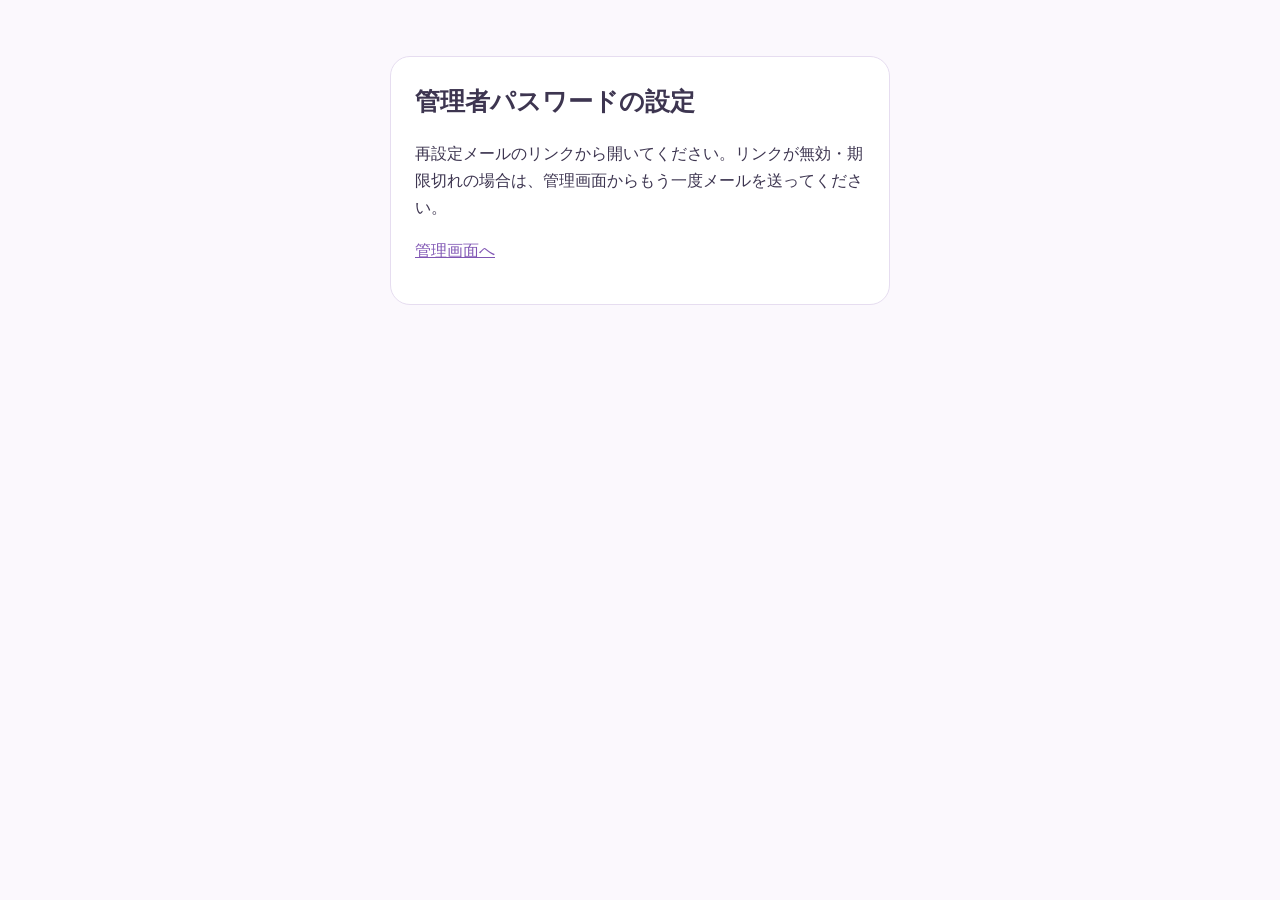
<file: reset-password.html>
<!doctype html><html lang="ja"><head><meta charset="utf-8"><meta name="viewport" content="width=device-width,initial-scale=1,viewport-fit=cover"><meta name="robots" content="noindex,nofollow"><meta name="referrer" content="no-referrer"><title>パスワード設定｜HP制作 ご希望シート</title><link rel="stylesheet" href="admin.css"><link rel="icon" href="icon-192.png"></head><body><main><section class="card" style="max-width:500px;margin:32px auto"><h1>管理者パスワードの設定</h1><p id="resetNotice" role="status" aria-live="polite">メールのリンクを確認しています…</p><form id="resetForm" hidden><label for="newPassword">新しいパスワード（8文字以上）</label><input id="newPassword" type="password" minlength="8" required autocomplete="new-password"><label for="confirmPassword">もう一度入力</label><input id="confirmPassword" type="password" minlength="8" required autocomplete="new-password"><button id="resetButton" class="primary" style="margin-top:20px;width:100%">このパスワードに設定する</button></form><p><a href="admin.html">管理画面へ</a></p></section></main><script src="config.js"></script><script src="reset-password.js"></script></body></html>
</file>
<file: app.css>
/* v1.0.0: original pastel design, accessibility and mobile refinements */
:root{--sub:#6d617f;--accent:#8056b4;--err:#b4234c}
.wrap{padding-bottom:max(36px,env(safe-area-inset-bottom));padding-top:max(16px,env(safe-area-inset-top))}
button,input,select,textarea,a{-webkit-tap-highlight-color:transparent}button,a,input,textarea,select{touch-action:manipulation}button{min-height:44px}button:disabled{cursor:wait}button:focus-visible,a:focus-visible{outline:3px solid #534578;outline-offset:3px}
input[type=text],input[type=url],input[type=date],input[type=email],input[type=password],textarea,select{font-size:16px!important}
.chips input,.opts input,.motifs input{display:block;position:absolute;opacity:0;width:1px;height:1px}
.chips label,.opts label,.motifs label{position:relative}
.chips input:focus-visible+span,.opts input:focus-visible+span,.motifs input:focus-visible+span{outline:3px solid #534578;outline-offset:2px}
.chips span{min-height:44px;display:flex;align-items:center}.opts span{min-height:76px}.motifs span{min-height:76px}
.pvlabel button{padding:6px 10px;min-height:44px}.pvbox{position:relative}.pvbox:has(#pv.mini){position:sticky;top:0}.pvcard{overflow-wrap:anywhere}.pvbody.tabs .pvtabs{flex-wrap:wrap}.pvtabs span{flex:1 1 40%;color:#262033!important}.pvname{text-shadow:none!important}.pvbody.cards{grid-template-columns:repeat(2,minmax(0,1fr))}
.save-row{display:flex;align-items:center;gap:8px;margin-bottom:12px}.save-row small{flex:1;color:var(--sub);font-size:12px}.save-row button{padding:5px 10px}.page,.confirm{scroll-margin-top:110px}h2:focus{outline:none}
.honeypot{position:absolute;left:-10000px;width:1px;height:1px;overflow:hidden}.consent{display:flex;gap:8px;align-items:center;font-size:14px}.consent input{width:20px;height:20px;flex-shrink:0;accent-color:var(--accent)}
.edit-links{display:flex;flex-wrap:wrap;gap:8px;margin-top:16px}.confirm.reviewing{outline:3px solid var(--accent)}.confirm dd{overflow-wrap:anywhere;word-break:normal}.nav{padding-bottom:env(safe-area-inset-bottom)}.copybox{font-size:14px;overflow-wrap:anywhere}footer{text-align:center;font-size:12px;margin-top:28px;color:var(--sub)}footer a{color:var(--sub)}
@media(max-width:360px){.wrap{padding-left:12px;padding-right:12px}.card{padding:16px 12px}.motifs{grid-template-columns:repeat(3,1fr)}.sw{gap:7px}.opts span{font-size:12px}}
@media(prefers-reduced-motion:reduce){*,*::before,*::after{animation:none!important;transition:none!important;scroll-behavior:auto!important}}

.pvname,.pvsub{color:#262033!important;background:#fffffff2;width:fit-content;margin-inline:auto;padding:2px 8px;border-radius:8px}.pvsub{margin-top:4px}
[hidden]{display:none!important}
/* v1.1: clearer questions and text-first requests */
body{background:#f7f4fb;font-family:"Zen Maru Gothic",system-ui,sans-serif}.wrap{max-width:620px;padding-left:18px;padding-right:18px}header{padding:14px 8px 8px}h1{font-size:24px}header p{font-size:14px;max-width:440px;margin:8px auto}.card{border:1px solid #e1d7ed;box-shadow:0 5px 18px #3d355008;padding:24px 20px}.card h2{font-size:22px;margin-bottom:10px}.card .lead{font-size:14px;color:#5c506e}.q{padding-top:14px;border-top:1px solid #eee7f4;margin-top:26px!important;font-size:16px!important}.card>.q:first-of-type{border-top:0}.hint{font-size:13px}.pvbox{position:relative!important;padding:10px 18px 12px}.pvlabel{color:#4f4165;font-size:13px;font-weight:700}.pvlabel button{color:#8056b4;background:#fff;border:1px solid #d4c5e7;border-radius:12px;font-weight:700}#pv.mini .pvtop{padding:10px}#pv.mini .pvicon,#pv.mini .pvsub,#pv.mini .floaty{display:none}#pv.mini .pvname{font-size:15px}.text-preview-notice{font-size:13px;line-height:1.7;margin:0;padding:14px;background:#fff;border-radius:14px}.text-only #pv,.text-only .choice-area{display:none!important}
.steps{display:grid;grid-template-columns:repeat(5,minmax(0,1fr));gap:5px;margin:16px 0 8px}.steps button{width:auto;height:auto;min-height:64px;border-radius:12px;padding:7px 2px;text-align:center;display:flex;flex-direction:column;align-items:center;background:#eae4f1;font-size:11px;color:#685c78}.steps b{font-size:16px}.steps button.on{background:#ede2fa;color:#67458d}.steps button.current{background:#8056b4;color:#fff;box-shadow:0 3px 8px #8056b430}#stepLabel{font-size:15px;font-weight:700;color:#594170;margin-bottom:12px}.save-row{border-bottom:1px solid #e1d7ed;padding-bottom:14px}
.input-mode{border:1px solid #d6c7e7;background:white;border-radius:18px;padding:14px 16px;margin:0 0 18px}.input-mode legend{font-size:15px;font-weight:700;padding:0 6px}.input-mode p{font-size:12px;color:#6d617f;margin:0 0 10px}.input-mode>div{display:grid;grid-template-columns:1fr 1fr;gap:8px}.input-mode label{cursor:pointer;position:relative}.input-mode input{position:absolute;width:1px;height:1px;opacity:0}.input-mode span{display:block;border:2px solid #e4daee;border-radius:12px;padding:12px 10px;font-weight:700;font-size:14px}.input-mode small{display:block;font-size:11px;font-weight:500;color:#6d617f;margin-top:3px}.input-mode input:checked+span{background:#f4edff;border-color:#8056b4;box-shadow:0 0 0 1px #8056b4}.input-mode input:focus-visible+span{outline:3px solid #534578;outline-offset:2px}.optional{margin-left:8px;display:inline-block;padding:1px 7px;background:#eee9f4;color:#695a7d;font-size:10px;border-radius:999px}.free-field{border:1px solid #ded0ed;border-left:4px solid #a77ee8;border-radius:14px;padding:12px 14px;margin-top:18px;background:#fbf9ff}.free-field .q{margin:0 0 8px!important;border:0;padding:0;font-size:14px!important}.free-field small{display:block;font-size:11px;color:#6d617f;margin-top:7px}.free-field textarea{min-height:94px;line-height:1.7;border-color:#d7c9e6}textarea::placeholder,input::placeholder{color:#82788c;opacity:1}
.opts span,.motifs span,.chips span{border:2px solid #ded5e9}.opts input:checked+span,.motifs input:checked+span{background:#f1e8fc;border-color:#8056b4}.chips span,.opts span,.motifs span{position:relative}.chips input:checked+span::before,.opts input:checked+span::after,.motifs input:checked+span::after{content:'✓';position:absolute;top:-6px;right:-4px;width:20px;height:20px;display:grid;place-items:center;border:2px solid #fff;border-radius:50%;background:#8056b4;color:#fff;font-size:11px;font-weight:700;line-height:1;margin:0;pointer-events:none}.feat label:has(input:checked){background:#f1e8fc;border:2px solid #8056b4}.feat input{width:20px;height:20px;flex:none}.opts span small{font-size:12px;color:#62556f}.motifs span{font-size:13px}.sw{grid-template-columns:repeat(6,minmax(0,1fr));gap:8px}.sw button{aspect-ratio:auto;border-radius:12px;min-height:78px;border:2px solid #e3d9ed;background:#fff!important;box-shadow:none;display:flex;align-items:center;justify-content:center;flex-direction:column;padding:0 2px;font:inherit;color:#4d405f}.sw button::before{content:'';width:30px;height:30px;border-radius:50%;background:var(--swatch);border:1px solid #3d355025;margin-bottom:6px}.sw button .color-name{font-size:11px;line-height:1.2}.sw button .no{inset:8px auto auto 50%;transform:translateX(-50%);width:30px;height:30px;line-height:30px;font-size:13px;text-shadow:none}.sw button.sel{border-color:#8056b4;background:#f4edff!important;box-shadow:0 0 0 1px #8056b4}.picked div{background:#faf7fe;color:#5e506e;padding:10px 4px;font-size:12px;border-style:solid}.nav{margin-top:12px}.nav .primary{flex:2;box-shadow:0 4px 12px #8056b430}.nav button{font-size:16px;min-height:56px}.confirm.reviewing::before{content:'送信前に内容をご確認ください';display:block;background:#8056b4;color:#fff;border-radius:10px;padding:10px;margin-bottom:18px;font-size:14px;font-weight:700}.confirm dl{font-size:15px}.confirm dt{font-size:13px;font-weight:700}.confirm dd{margin-top:4px}.copybox{font-family:system-ui,sans-serif;line-height:1.8}
@media(max-width:420px){.sw{grid-template-columns:repeat(4,minmax(0,1fr))}.wrap{padding-left:14px;padding-right:14px}.card{padding:20px 16px}.input-mode span{font-size:13px;padding:10px 8px}.steps button{font-size:10px}.input-mode small{font-size:10px}}

#previewDetails{margin:16px 0;padding:16px;border:1px solid #ded0ed;border-radius:16px;background:#fff;z-index:auto}#previewDetails summary{font-size:14px;font-weight:700;color:#67458d;cursor:pointer;min-height:44px;display:list-item;align-content:center}#previewDetails[open] summary{margin-bottom:12px}#previewDetails .text-preview-notice{padding:0;margin-bottom:12px}#previewDetails #pv{border-radius:14px;overflow:hidden}

/* Light, friendly step navigation */
body{background:linear-gradient(150deg,#fff8fc,#f3f3ff);background-attachment:fixed}.steps{position:sticky;top:0;z-index:8;padding:8px 0;background:#f9f5fcf5;backdrop-filter:blur(8px)}.steps button{font:inherit;font-size:11px;border:1px solid #e5dced;cursor:pointer;justify-content:center;gap:2px;transition:background .15s}.steps button b{font-size:16px}.steps button.current{background:#8056b4;color:#fff}.steps button:active{transform:scale(.97)}.steps button:disabled{cursor:wait}.card{border-radius:24px;border-color:#ebe1f1;box-shadow:0 4px 16px #67458d05}.card h2{font-size:20px;color:#5b476d}.q{border-top:0;padding-top:0}.free-field{border:0;border-left:0;background:transparent;padding:4px 0;margin-top:22px}.free-field textarea{background:#fcfaff;border:1px solid #ded0ed}.input-mode{background:#fffafb;border-color:#eadfeb}.save-row{border:0;padding-bottom:8px}.optional{background:transparent;padding:0;color:#82728f}.input-mode span{border-radius:16px}.nav .primary{border-radius:18px}.page{scroll-margin-top:100px}#stepLabel::after{content:"　数字をタップして行き来できます";display:block;font-size:11px;font-weight:400;color:#766782;margin-top:4px}@media(max-width:420px){.steps button{font-size:10px}.card h2{font-size:18px}}

/* One path: optional choices and notes, then a separate review. */
.free-field summary{cursor:pointer;color:#73538f;font-size:14px;font-weight:700;min-height:44px;align-content:center}.free-field[open] summary{margin-bottom:8px}.free-field summary::after{content:'（任意）';font-size:11px;font-weight:400;margin-left:6px;color:#81738d}.sr-only{position:absolute;width:1px;height:1px;padding:0;margin:-1px;overflow:hidden;clip:rect(0,0,0,0);white-space:nowrap;border:0}.review-group{margin-top:22px;padding-top:16px;border-top:1px solid #eee5f4}.review-heading{display:flex;justify-content:space-between;align-items:center;gap:10px}.review-heading h3{font-size:15px;margin:0;color:#5b476d}.review-group dl{margin-top:8px}.at-review::after{display:none!important}.review-page{scroll-margin-top:100px}

/* Keep feature rows the same size when selected. */
.feat label{border-width:2px}

/* Optional requests are grouped in the same order as the conversation. */
.request-purpose,.request-features,.request-updates{border:1px solid #e5dced;border-radius:16px;background:#fcfaff;padding:8px 12px;margin-top:12px}.request-purpose summary,.request-features>summary,.request-updates summary{font-size:15px}.request-purpose label,.request-updates label{font-size:14px}.request-purpose textarea,.request-updates textarea{margin-top:8px}.submission-note{font-size:14px;line-height:1.8;padding:14px;background:#f7f1fc;border-radius:12px;margin-top:24px;color:#62516f}
</file>
<file: admin.css>
:root{--bg:#fbf8fd;--card:#fff;--ink:#3d3550;--sub:#6d617f;--accent:#8056b4;--line:#e6ddf0}*{box-sizing:border-box}body{margin:0;background:var(--bg);color:var(--ink);font-family:system-ui,sans-serif;line-height:1.7}main{max-width:960px;margin:auto;padding:24px 16px max(32px,env(safe-area-inset-bottom))}header{display:flex;justify-content:space-between;align-items:center;gap:12px}h1{font-size:25px;margin:0}h2{font-size:20px}.eyebrow{font-size:12px;color:var(--sub);margin:0}.card{background:white;border:1px solid var(--line);border-radius:20px;padding:24px;margin:20px 0}#loginPanel{max-width:500px;margin:32px auto}label{display:block;font-size:14px;margin:12px 0 6px}input,select,button{font:inherit;font-size:16px;padding:12px;border:1px solid var(--line);border-radius:12px;min-height:46px;background:white;color:var(--ink)}input,select{width:100%}button{cursor:pointer}.primary{background:var(--accent);color:#fff;border:0}#loginButton{width:100%;margin-top:22px}a{color:var(--accent)}.hint,footer{font-size:13px;color:var(--sub)}.toolbar,.actions{display:flex;gap:8px;flex-wrap:wrap}.filters{display:grid;grid-template-columns:1fr 2fr;gap:12px}.answer{width:100%;text-align:left;margin:8px 0;background:white;border:1px solid var(--line);display:block;overflow-wrap:anywhere}.answer b{font-size:18px}.answer small{display:block;color:var(--sub)}.badge{display:inline-block;border-radius:999px;background:#eee3fb;padding:2px 10px;font-size:12px}.answer .badge{float:right}dl{margin:20px 0}dt{font-size:13px;color:var(--sub);margin-top:16px}dd{margin:0;white-space:pre-wrap;overflow-wrap:anywhere}#notice{white-space:pre-wrap;overflow-wrap:anywhere;color:#ad264a}button:disabled{opacity:.6;cursor:wait}:focus-visible{outline:3px solid #534578;outline-offset:2px}[hidden]{display:none!important}@media(max-width:480px){.filters{grid-template-columns:1fr}.card{padding:18px}.answer .badge{float:none;display:block;width:max-content}.actions>*{flex:1}}
</file>
